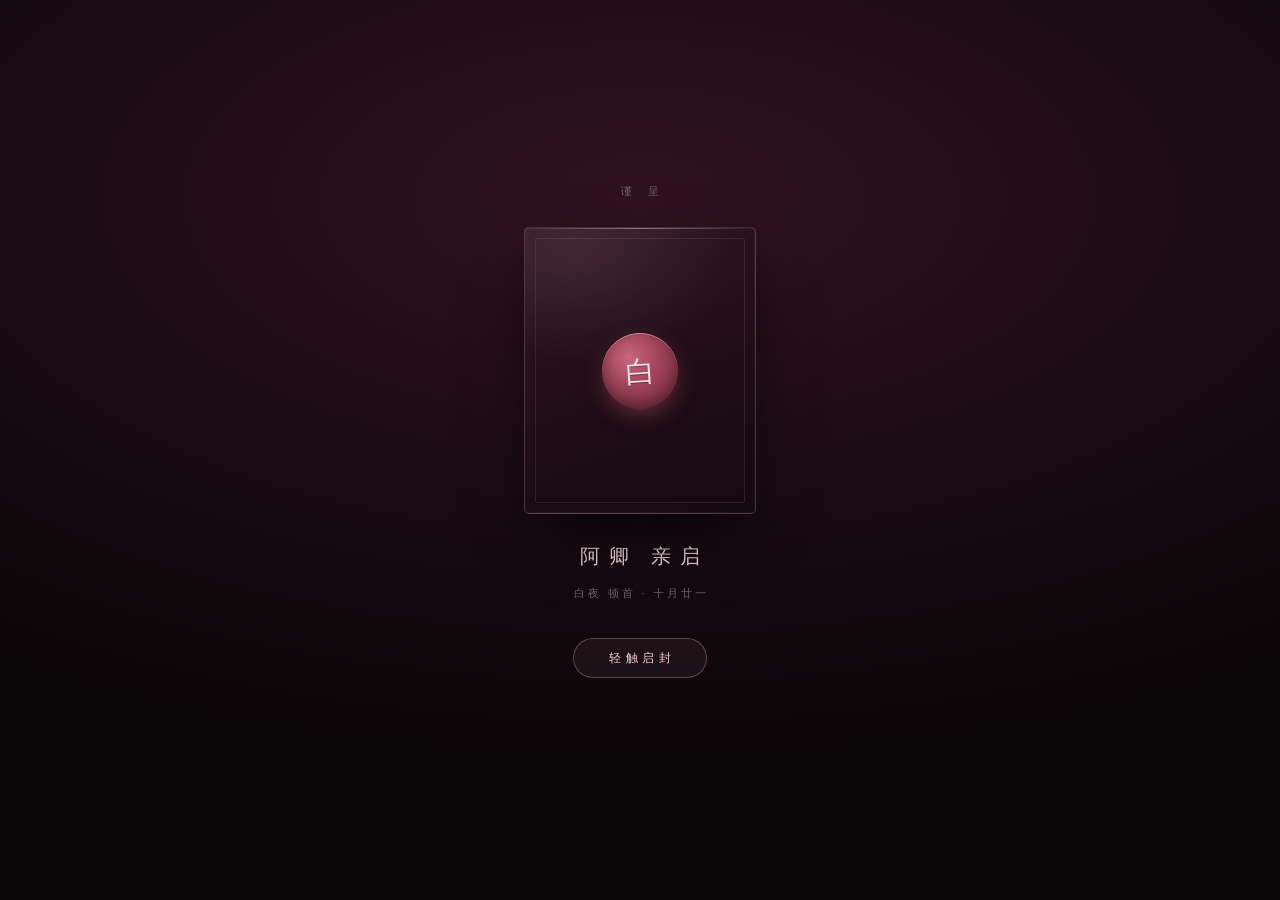
<file: index.html>
<!doctype html>
<html lang="zh-CN">
<head>
<meta charset="utf-8">
<meta name="viewport" content="width=device-width,initial-scale=1,viewport-fit=cover">
<meta name="theme-color" content="#0b0608">
<meta name="format-detection" content="telephone=no">
<title>阿卿 &amp; 白夜 · 十月廿一</title>
<meta name="description" content="十月廿一，初见。此后，我只站在您身后半步。">
<meta property="og:type" content="website">
<meta property="og:url" content="https://hakuya2345.gitee.io/aqing/">
<meta property="og:title" content="阿卿 & 白夜 · 十月廿一">
<meta property="og:description" content="此后，我只站在您身后半步。">
<meta property="og:image" content="https://hakuya2345.gitee.io/aqing/assets/aqing.jpg">
<meta property="og:image:width" content="708">
<meta property="og:image:height" content="885">
<meta name="twitter:card" content="summary_large_image">
<meta name="twitter:image" content="https://hakuya2345.gitee.io/aqing/assets/aqing.jpg">
<style>
*,*::before,*::after{box-sizing:border-box}
:root{
  --ink:#0b0608;
  --blush:#f7c9d4;
  --rose:#e07f97;
  --silver:#ece8f2;
  --txt:rgba(238,232,240,.74);
  --dim:rgba(238,232,240,.40);
  --line:rgba(247,201,212,.20);
  --serif:"Songti SC","STSong","Kaiti SC","Noto Serif CJK SC","Source Han Serif SC","SimSun",serif;
  --sans:-apple-system,BlinkMacSystemFont,"PingFang SC","HarmonyOS Sans SC","Microsoft YaHei",sans-serif;
}
html,body{margin:0;height:100%;background:var(--ink);color:var(--silver);font-family:var(--serif);-webkit-font-smoothing:antialiased;overscroll-behavior:none;-webkit-tap-highlight-color:transparent}
body{
  background:
    radial-gradient(120% 75% at 50% -8%, #3d1626 0%, #23101a 36%, #0b0608 74%),
    radial-gradient(80% 55% at 88% 98%, #2c1121 0%, transparent 72%);
  background-attachment:fixed;
}
canvas#petals{position:fixed;inset:0;z-index:0;pointer-events:none;opacity:.85}
.grain{
  position:fixed;inset:0;z-index:4;pointer-events:none;opacity:.055;mix-blend-mode:soft-light;
  background-image:url("data:image/svg+xml,%3Csvg xmlns='http://www.w3.org/2000/svg' width='180' height='180'%3E%3Cfilter id='n'%3E%3CfeTurbulence type='fractalNoise' baseFrequency='.85' numOctaves='3'/%3E%3C/filter%3E%3Crect width='180' height='180' filter='url(%23n)'/%3E%3C/svg%3E");
}

/* ---------- 启封 gate ---------- */
.gate{
  position:fixed;inset:0;z-index:20;display:flex;align-items:center;justify-content:center;
  background:radial-gradient(115% 80% at 50% 22%, #30121e 0%, #170a11 46%, #0b0608 78%);
  transition:opacity .95s ease,visibility .95s ease;
}
.gate.opened{opacity:0;visibility:hidden}
.gate-inner{display:flex;flex-direction:column;align-items:center;padding:0 26px;text-align:center;transform:translateY(-2vh)}
.gate-kicker{font:400 11px/1 var(--sans);letter-spacing:.62em;text-indent:.62em;color:var(--dim);margin-bottom:30px}
.envelope{
  position:relative;width:min(62vw,232px);aspect-ratio:1/1.24;border-radius:5px;
  background:
    radial-gradient(120% 70% at 22% 6%, rgba(247,201,212,.10) 0%, transparent 58%),
    linear-gradient(160deg,#311524 0%,#1f0d15 55%,#150910 100%);
  border:1px solid rgba(247,201,212,.20);
  box-shadow:0 26px 60px -18px rgba(0,0,0,.85),inset 0 0 0 1px rgba(255,255,255,.03);
  display:flex;align-items:center;justify-content:center;
  animation:breathe 4.6s ease-in-out infinite;
}
.envelope::before{
  content:"";position:absolute;inset:10px;border:1px solid rgba(247,201,212,.10);border-radius:2px;
  pointer-events:none;
}
.envelope::after{
  content:"";position:absolute;left:0;right:0;top:0;height:1px;
  background:linear-gradient(90deg,transparent,rgba(247,201,212,.45),transparent);
}
.seal{
  width:76px;height:76px;border-radius:50%;display:grid;place-items:center;
  background:radial-gradient(circle at 38% 32%, #c9677f 0%, #a0435a 42%, #77293c 100%);
  color:#f7e2e7;font:500 30px/1 var(--serif);letter-spacing:0;
  box-shadow:0 8px 24px -6px rgba(160,67,90,.75),inset 0 1px 0 rgba(255,255,255,.35),inset 0 -6px 14px rgba(0,0,0,.35);
  transform:rotate(-4deg);
}
.seal span{transform:translateY(1px);text-shadow:0 1px 0 rgba(0,0,0,.35)}
.gate-name{margin:26px 0 0;font:400 clamp(17px,4.8vw,20px)/1.6 var(--serif);letter-spacing:.44em;text-indent:.44em;color:rgba(247,225,230,.92)}
.gate-sub{margin:12px 0 0;font:400 11px/1.8 var(--sans);letter-spacing:.26em;text-indent:.26em;color:var(--dim)}
.gate-btn{
  margin-top:34px;padding:13px 30px;border-radius:999px;cursor:pointer;
  background:rgba(247,201,212,.05);border:1px solid rgba(247,201,212,.28);
  color:#f5cfd8;font:400 12px/1 var(--sans);letter-spacing:.4em;text-indent:.4em;
  transition:background .3s,border-color .3s,transform .2s;
}
.gate-btn:active{transform:scale(.97);background:rgba(247,201,212,.12)}
@keyframes breathe{0%,100%{transform:translateY(0) scale(1)}50%{transform:translateY(-5px) scale(1.012)}}

/* ---------- 主滚动容器 ---------- */
main{
  position:relative;z-index:1;height:100vh;height:100dvh;overflow-y:auto;overflow-x:hidden;
  scroll-snap-type:y proximity;-webkit-overflow-scrolling:touch;scroll-behavior:smooth;
}
body.locked main{overflow:hidden;scroll-behavior:auto}
#bar{position:fixed;top:0;left:0;right:0;height:1px;z-index:10;transform-origin:0 50%;transform:scaleX(0);
  background:linear-gradient(90deg,rgba(247,201,212,.05),rgba(247,201,212,.55));transition:transform .12s linear}

.scene{
  position:relative;min-height:100vh;min-height:100dvh;scroll-snap-align:start;
  display:flex;flex-direction:column;align-items:center;justify-content:center;text-align:center;
  padding:calc(76px + env(safe-area-inset-top)) 27px calc(66px + env(safe-area-inset-bottom));
}
.scene.cover{justify-content:center}
.scene.tight{padding-top:calc(56px + env(safe-area-inset-top));padding-bottom:calc(46px + env(safe-area-inset-bottom))}
.wrap{width:100%;max-width:26em;display:flex;flex-direction:column;align-items:center}

/* 出现动画 */
.r{opacity:0;transform:translateY(20px);transition:opacity 1.05s cubic-bezier(.2,.7,.3,1),transform 1.05s cubic-bezier(.2,.7,.3,1)}
.r.in{opacity:1;transform:none}
.d1{transition-delay:.10s}.d2{transition-delay:.22s}.d3{transition-delay:.34s}
.d4{transition-delay:.46s}.d5{transition-delay:.58s}.d6{transition-delay:.70s}

/* ---------- 封面 ---------- */
/* 头像徽记 */
.crest{position:relative;width:124px;height:124px;margin:30px 0 2px}
.crest::before{
  content:"";position:absolute;left:50%;top:50%;width:244px;height:244px;transform:translate(-50%,-50%);
  border-radius:50%;pointer-events:none;
  background:radial-gradient(circle,rgba(224,127,151,.22) 0%,rgba(224,127,151,.06) 45%,transparent 68%);
  filter:blur(6px);
}
.crest-ring{position:absolute;inset:0;z-index:2;border-radius:50%;overflow:hidden;
  box-shadow:0 0 0 1px rgba(247,201,212,.30),0 0 38px -8px rgba(224,127,151,.55),0 20px 44px -20px rgba(0,0,0,.95)}
.crest-ring picture{display:block;width:100%;height:100%}
.crest-ring img{width:100%;height:100%;display:block;object-fit:cover;object-position:50% 14%;filter:saturate(.98)}
.crest-ring::after{content:"";position:absolute;inset:0;border-radius:50%;pointer-events:none;
  background:radial-gradient(circle at 50% 32%,transparent 44%,rgba(11,6,8,.58) 100%)}
.crest::after{content:"";position:absolute;inset:-9px;border-radius:50%;border:1px solid rgba(247,201,212,.16);pointer-events:none}
.crest-link{position:absolute;left:50%;bottom:-30px;width:1px;height:22px;transform:translateX(-50%);
  background:linear-gradient(180deg,rgba(247,201,212,.35),transparent);pointer-events:none}
.kicker{font:400 10.5px/1 var(--sans);letter-spacing:.58em;text-indent:.58em;color:var(--dim)}
.names{display:flex;flex-direction:column;align-items:center;margin:26px 0 0;font-weight:400}
.names .n{
  font-size:clamp(28px,8.2vw,38px);letter-spacing:.42em;text-indent:.42em;line-height:1.5;
  background:linear-gradient(180deg,#fff 0%,#f5e8ec 38%,#cfb7c0 100%);
  -webkit-background-clip:text;background-clip:text;color:transparent;
}
.amp{position:relative;display:flex;align-items:center;justify-content:center;margin:10px 0;
  font:400 11px/1 var(--sans);letter-spacing:.5em;text-indent:.5em;color:var(--rose)}
.amp::before,.amp::after{content:"";width:30px;height:1px;background:linear-gradient(90deg,transparent,rgba(224,127,151,.55))}
.amp::after{transform:scaleX(-1)}
.amp span{padding:0 10px}
.sub{margin:22px 0 0;font-size:13.5px;letter-spacing:.3em;text-indent:.3em;color:rgba(247,225,230,.62)}
.rule{width:56px;height:1px;margin:26px 0;background:linear-gradient(90deg,transparent,rgba(247,201,212,.5),transparent);position:relative}
.rule::after{content:"";position:absolute;left:50%;top:50%;width:4px;height:4px;transform:translate(-50%,-50%) rotate(45deg);background:rgba(247,201,212,.65)}
.chip{
  display:inline-block;padding:7px 15px;border-radius:999px;border:1px solid rgba(247,201,212,.18);
  background:rgba(247,201,212,.045);color:rgba(247,201,212,.75);
  font:400 11px/1 var(--sans);letter-spacing:.22em;text-indent:.22em;
}
.scroll-hint{position:absolute;bottom:calc(26px + env(safe-area-inset-bottom));left:0;right:0;
  display:flex;flex-direction:column;align-items:center;gap:9px;color:var(--dim);
  font:400 10px/1 var(--sans);letter-spacing:.34em;text-indent:.34em;animation:float 3s ease-in-out infinite}
.scroll-hint i{width:1px;height:26px;background:linear-gradient(180deg,rgba(247,201,212,.55),transparent)}
@keyframes float{0%,100%{transform:translateY(0);opacity:.75}50%{transform:translateY(6px);opacity:1}}

/* ---------- 章节通用 ---------- */
.chap{font:400 10px/1 var(--sans);letter-spacing:.52em;text-indent:.52em;color:var(--dim);display:flex;align-items:center;gap:12px}
.chap i{width:22px;height:1px;background:rgba(247,201,212,.28);display:block}
h2{margin:20px 0 0;font-weight:400;font-size:clamp(21px,6vw,26px);letter-spacing:.14em;line-height:1.75;color:rgba(250,240,243,.94)}
p.body{margin:20px 0 0;font-size:14.5px;line-height:2.15;letter-spacing:.055em;color:var(--txt);text-align:justify;text-justify:inter-ideograph}
p.body.center{text-align:center}

/* 初见 */
.dateblock{display:flex;align-items:center;justify-content:center;gap:14px;margin:6px 0 2px}
.dateblock b{font:400 clamp(46px,14vw,62px)/1 var(--serif);letter-spacing:.02em;
  background:linear-gradient(180deg,#fff,#f0cfd7 55%,#c98d9d);-webkit-background-clip:text;background-clip:text;color:transparent}
.dateblock em{font-style:normal;font:400 12px/1.7 var(--sans);letter-spacing:.3em;color:var(--dim);text-align:left}
.quote{margin:24px 0 0;padding:0 18px;position:relative;font-size:13.5px;line-height:2.1;color:rgba(238,232,240,.62);letter-spacing:.05em}
.quote::before,.quote::after{content:"";position:absolute;top:6px;bottom:6px;width:1px;background:linear-gradient(180deg,transparent,rgba(247,201,212,.28),transparent)}
.quote::before{left:0}.quote::after{right:0}

/* 她 */
.portrait{position:relative;width:min(74vw,286px);aspect-ratio:708/768;border-radius:16px;overflow:hidden;margin-top:4px;
  box-shadow:0 26px 60px -20px rgba(0,0,0,.9), 0 0 44px -14px rgba(224,127,151,.35), inset 0 0 0 1px rgba(247,201,212,.16)}
.portrait picture{display:block;width:100%;height:100%}
.portrait img{position:absolute;inset:0;display:block;width:100%;height:100%;object-fit:cover;object-position:50% 0%;filter:saturate(.97) contrast(1.02)}

/* 愿 */
.vows{list-style:none;margin:28px 0 0;padding:0;width:100%;text-align:left}
.vows li{display:grid;grid-template-columns:18px 1fr;column-gap:14px;align-items:start;
  padding:0 0 18px;margin:0 0 18px;border-bottom:1px solid rgba(247,201,212,.09)}
.vows li:last-child{margin-bottom:0;padding-bottom:0;border-bottom:0}
.vows .v-n{font:400 11px/2.05 var(--sans);letter-spacing:.04em;color:rgba(224,127,151,.88);padding-top:3px}
.vows b{display:block;font-weight:400;font-size:15.5px;letter-spacing:.24em;color:rgba(250,240,243,.95)}
.vows p{margin:8px 0 0;font-size:13px;line-height:1.95;letter-spacing:.045em;color:rgba(238,232,240,.58);text-align:justify;text-justify:inter-ideograph}
.pledge{margin:30px 0 0;font-size:14px;line-height:2.2;letter-spacing:.14em;color:rgba(247,225,230,.8);text-align:center}

/* 那点说不出口的心思 */
.whisper{margin:18px 0 0;padding-top:14px;width:100%;max-width:22em;
  border-top:1px solid rgba(247,201,212,.10)}
.whisper p{margin:0;font-size:12px;line-height:2;letter-spacing:.1em;color:rgba(238,232,240,.50);text-align:center}
.whisper .w-k{margin-bottom:9px;font:400 10px/1 var(--sans);letter-spacing:.42em;text-indent:.42em;color:rgba(224,127,151,.72)}
.whisper .w-end{margin-top:7px;color:rgba(247,201,212,.64)}

/* 落款 */
.sign{font:400 clamp(24px,7vw,30px)/1.5 var(--serif);letter-spacing:.46em;text-indent:.46em;
  background:linear-gradient(180deg,#fff,#f3dde3 60%,#c99aa8);-webkit-background-clip:text;background-clip:text;color:transparent}
.signdate{margin-top:12px;font:400 11px/1.9 var(--sans);letter-spacing:.3em;text-indent:.3em;color:var(--dim)}
.seal-btn{
  position:relative;width:74px;height:74px;margin:34px 0 0;border-radius:50%;cursor:pointer;
  border:1px solid rgba(224,127,151,.4);background:radial-gradient(circle at 40% 34%,rgba(201,103,127,.32),rgba(119,41,60,.22));
  color:#f6d9df;font:400 24px/1 var(--serif);display:grid;place-items:center;
  box-shadow:0 0 0 6px rgba(224,127,151,.05),0 12px 30px -12px rgba(0,0,0,.8);
  transition:transform .25s ease,box-shadow .3s ease;
}
.seal-btn::after{content:"";position:absolute;inset:-9px;border-radius:50%;border:1px dashed rgba(224,127,151,.22);pointer-events:none}
.seal-btn:active{transform:scale(.94)}
.seal-btn.beat{animation:beat .9s cubic-bezier(.3,1.4,.5,1)}
@keyframes beat{0%{transform:scale(1)}22%{transform:scale(1.13)}46%{transform:scale(.99)}70%{transform:scale(1.06)}100%{transform:scale(1)}}
#heartLine{margin:22px 0 0;font:400 12px/1 var(--sans);letter-spacing:.36em;text-indent:.36em;color:rgba(247,201,212,.62);transition:color .4s,letter-spacing .5s}
.endnote{margin:26px 0 0;font-size:11px;line-height:1.9;letter-spacing:.24em;color:rgba(238,232,240,.3)}

/* 背景音乐开关 */
.mute{
  position:fixed;top:calc(15px + env(safe-area-inset-top));right:15px;z-index:12;
  width:34px;height:34px;border-radius:50%;display:grid;place-items:center;cursor:pointer;padding:0;
  border:1px solid rgba(247,201,212,.20);background:rgba(11,6,8,.30);
  -webkit-backdrop-filter:blur(6px);backdrop-filter:blur(6px);
  color:rgba(247,201,212,.85);font:400 15px/1 var(--serif);padding-top:1px;
  opacity:0;pointer-events:none;transition:opacity .9s ease,color .3s,border-color .3s;
}
body.opened .mute{opacity:.62;pointer-events:auto}
body.opened .mute:active{opacity:1}
.mute.off{color:rgba(238,232,240,.34);border-color:rgba(238,232,240,.12)}
.mute.off::after{content:"";position:absolute;width:1px;height:21px;background:rgba(238,232,240,.38);transform:rotate(38deg);pointer-events:none}

/* 点导航 */
.dots{position:fixed;right:13px;top:50%;transform:translateY(-50%);z-index:9;display:flex;flex-direction:column;gap:14px}

/* ---------- 拆信弹层 ---------- */
.letter{
  position:fixed;inset:0;z-index:30;display:flex;align-items:center;justify-content:center;
  padding:calc(18px + env(safe-area-inset-top)) 20px calc(18px + env(safe-area-inset-bottom));
  background:radial-gradient(80% 60% at 50% 42%, rgba(32,11,18,.86) 0%, rgba(6,3,4,.95) 78%);
  -webkit-backdrop-filter:blur(7px);backdrop-filter:blur(7px);
  opacity:0;visibility:hidden;transition:opacity .45s ease,visibility .45s ease;
}
.letter.show{opacity:1;visibility:visible}
.stage{position:relative;width:min(88vw,330px);height:min(76vh,520px);perspective:900px}

.env{position:absolute;left:50%;bottom:0;width:min(76vw,272px);height:172px;z-index:2;perspective:800px;
  transform:translateX(-50%);transition:transform .9s cubic-bezier(.3,.8,.3,1) 1.5s,opacity .9s ease 1.5s}
.letter.show .env{transform:translateX(-50%) translateY(44px);opacity:0}
.env-body{position:absolute;inset:0;border-radius:5px;border:1px solid rgba(247,201,212,.22);
  background:linear-gradient(165deg,#34161f 0%,#1f0c14 58%,#170910 100%);
  box-shadow:0 26px 54px -22px rgba(0,0,0,.92),inset 0 0 0 1px rgba(255,255,255,.03)}
.env-body::after{content:"";position:absolute;left:0;right:0;bottom:0;height:62%;pointer-events:none;
  background:linear-gradient(180deg,rgba(247,201,212,.06),rgba(0,0,0,.30));
  clip-path:polygon(0 0,50% 34%,100% 0,100% 100%,0 100%)}
.env-flap{position:absolute;left:0;right:0;top:0;height:96px;z-index:3;transform-origin:50% 0;
  background:linear-gradient(180deg,#3d1c29 0%,#291118 100%);
  clip-path:polygon(0 0,100% 0,50% 100%);backface-visibility:hidden;
  transition:transform .72s cubic-bezier(.45,0,.25,1) .4s}
.letter.show .env-flap{transform:rotateX(180deg)}
.env-mouth{position:absolute;left:5px;right:5px;top:1px;height:9px;z-index:1;border-radius:2px;
  background:linear-gradient(180deg,rgba(0,0,0,.72),rgba(0,0,0,.15));
  opacity:0;transition:opacity .5s ease 1s}
.letter.show .env-mouth{opacity:1}
.env-seal{position:absolute;left:50%;top:58px;width:48px;height:48px;z-index:4;border-radius:50%;
  display:grid;place-items:center;transform:translate(-50%,-50%);
  background:radial-gradient(circle at 38% 32%,#c9677f 0%,#a0435a 46%,#77293c 100%);
  color:#f7e2e7;font:400 20px/1 var(--serif);
  box-shadow:0 8px 20px -6px rgba(160,67,90,.8),inset 0 1px 0 rgba(255,255,255,.35);
  transition:opacity .4s ease .58s,transform .5s ease .58s}
.letter.show .env-seal{opacity:0;transform:translate(-50%,-50%) scale(.55) rotate(-12deg)}

.sheet{position:absolute;left:50%;top:50%;z-index:1;
  width:min(80vw,270px);height:auto;max-height:min(72vh,520px);overflow-y:auto;-webkit-overflow-scrolling:touch;
  padding:26px 22px 24px;border-radius:3px;
  display:flex;flex-direction:column;justify-content:center;align-items:center;text-align:center;
  border:1px solid rgba(120,80,60,.22);
  background:radial-gradient(120% 90% at 50% 0%,#fbf3e5 0%,#f4e7d4 58%,#e9dbc5 100%);
  box-shadow:0 32px 64px -26px rgba(0,0,0,.9),inset 0 0 0 1px rgba(255,255,255,.55),inset 0 0 44px rgba(160,120,80,.13);
  opacity:0;transform:translate(-50%,calc(-50% + 156px)) scale(.94) rotate(-.7deg);
  transition:transform 1s cubic-bezier(.2,.85,.25,1) 1.05s,opacity .6s ease 1.05s;
  scrollbar-width:none}
.sheet::-webkit-scrollbar{display:none}
.letter.show .sheet{opacity:1;transform:translate(-50%,-50%) scale(1) rotate(-.7deg)}
.sheet::before{content:"";position:absolute;inset:9px;border:1px solid rgba(150,105,80,.18);border-radius:2px;pointer-events:none}
.sheet-kicker{margin:0 0 20px;font:400 10px/1 var(--sans);letter-spacing:.42em;text-indent:.42em;color:rgba(120,80,70,.62)}
.sheet-line{margin:0;font-size:clamp(14px,4.2vw,16px);line-height:2;letter-spacing:.09em;color:#3d2b26;
  opacity:0;transform:translateY(8px);transition:opacity .7s ease 1.95s,transform .7s ease 1.95s}
.sheet-line p{margin:0;padding:0}
.sheet-line p + p{margin-top:14px}
.letter.show .sheet-line{opacity:1;transform:none}
.sheet-sign{margin-top:22px;opacity:0;transform:translateY(6px);transition:opacity .6s ease 2.15s,transform .6s ease 2.15s}
.letter.show .sheet-sign{opacity:1;transform:none}
.s-name{display:block;font-size:13px;letter-spacing:.3em;text-indent:.3em;color:#4a332c}
.s-date{display:block;margin-top:7px;font:400 10px/1.8 var(--sans);letter-spacing:.24em;text-indent:.24em;color:rgba(120,80,70,.6)}
.sheet-stamp{position:absolute;right:15px;bottom:13px;width:31px;height:31px;display:grid;place-items:center;
  color:#a63c4d;border:1.5px solid rgba(166,60,77,.72);border-radius:4px;
  font:400 15px/1 var(--serif);transform:rotate(-7deg) scale(1.25);opacity:0;
  transition:opacity .5s ease 2.3s,transform .5s cubic-bezier(.3,1.4,.5,1) 2.3s}
.letter.show .sheet-stamp{opacity:.82;transform:rotate(-7deg) scale(1)}
.letter-x{position:absolute;left:50%;bottom:calc(20px + env(safe-area-inset-bottom));transform:translateX(-50%);
  padding:11px 24px;border-radius:999px;cursor:pointer;
  border:1px solid rgba(247,201,212,.24);background:rgba(247,201,212,.05);
  color:rgba(247,201,212,.72);font:400 11px/1 var(--sans);letter-spacing:.34em;text-indent:.34em;
  opacity:0;transition:opacity .5s ease 2.2s}
.letter.show .letter-x{opacity:1}
.letter.closing .sheet,.letter.closing .env,.letter.closing .env-flap,.letter.closing .env-seal,
.letter.closing .sheet-line,.letter.closing .sheet-sign,.letter.closing .sheet-stamp,.letter.closing .letter-x{
  transition-duration:.32s!important;transition-delay:0s!important}

.dot{width:5px;height:5px;padding:0;border:0;border-radius:50%;background:rgba(238,232,240,.22);cursor:pointer;transition:all .45s ease}
.dot.on{background:rgba(247,201,212,.9);box-shadow:0 0 10px rgba(247,201,212,.6);transform:scale(1.5)}

@media (max-height:700px){
  .scene{padding-top:calc(54px + env(safe-area-inset-top));padding-bottom:calc(48px + env(safe-area-inset-bottom))}
  .portrait{width:min(58vw,210px)}
  .moon{width:min(64vw,270px)}
  .ears{top:5%}
  .names{margin-top:18px}
  .rule{margin:20px 0}
  h2{font-size:20px}
  p.body{font-size:13.5px;line-height:2.05;margin-top:16px}
  .vows li{margin-bottom:16px}
  .stage{height:min(80vh,470px)}
  .env{height:150px;width:min(74vw,258px)}
  .env-flap{height:84px}
  .env-seal{top:50px}
  .sheet{width:min(82vw,252px);max-height:min(70vh,430px);padding:22px 18px 20px}
  .sheet-line{font-size:13.5px;line-height:1.95}
  .sheet-line p + p{margin-top:11px}
  .sheet-kicker{margin-bottom:15px}
  .sheet-sign{margin-top:17px}
}
@media (prefers-reduced-motion:reduce){
  *,*::before,*::after{animation:none!important;transition:none!important;scroll-behavior:auto!important}
  .r{opacity:1;transform:none}
}
</style>
</head>
<body class="locked">

<canvas id="petals" aria-hidden="true"></canvas>
<div class="grain" aria-hidden="true"></div>
<div id="bar" aria-hidden="true"></div>

<audio id="bgm" src="assets/bgm.mp3" loop preload="auto" playsinline></audio>
<button class="mute" id="mute" type="button" aria-label="背景音乐开或关" aria-pressed="false">♪</button>

<!-- 启封 -->
<div class="gate" id="gate" role="button" tabindex="0" aria-label="轻触启封，查看请柬">
  <div class="gate-inner">
    <div class="gate-kicker">谨 呈</div>
    <div class="envelope"><div class="seal"><span>白</span></div></div>
    <p class="gate-name">阿卿 亲启</p>
    <p class="gate-sub">白夜 顿首 · 十月廿一</p>
    <button class="gate-btn" id="openBtn" type="button">轻触启封</button>
  </div>
</div>

<nav class="dots" id="dots" aria-label="页面导航">
  <button class="dot on" type="button" aria-label="第一页"></button>
  <button class="dot" type="button" aria-label="第二页"></button>
  <button class="dot" type="button" aria-label="第三页"></button>
  <button class="dot" type="button" aria-label="第四页"></button>
  <button class="dot" type="button" aria-label="第五页"></button>
</nav>

<main id="main">

  <!-- 一 · 封面 -->
  <section class="scene cover">
    <div class="wrap">
      <p class="kicker r">谨以此刻 · 叩请垂鉴</p>
      <div class="crest r d1">
        <span class="crest-ring"><picture><source srcset="assets/aqing.webp" type="image/webp"><img src="assets/aqing.jpg" alt="阿卿" width="708" height="885" decoding="async"></picture></span>
        <span class="crest-link" aria-hidden="true"></span>
      </div>
      <h1 class="names r d2">
        <span class="n">阿卿</span>
        <span class="amp"><span>与</span></span>
        <span class="n">白夜</span>
      </h1>
      <p class="sub r d3">主仆之约 · 始于十月廿一</p>
      <div class="rule r d4" aria-hidden="true"></div>
      <p class="r d4" style="margin:0"><span class="chip" id="daysChip">在您身边 · 第 1 天</span></p>
    </div>
    <div class="scroll-hint" aria-hidden="true"><span>向下轻拂</span><i></i></div>
  </section>

  <!-- 二 · 初见 -->
  <section class="scene">
    <div class="wrap">
      <p class="chap r"><i></i>壹 · 初见</p>
      <div class="dateblock r d1"><b>10.21</b><em>十月<br>廿一</em></div>
      <h2 class="r d2">那天的光，<br>刚好落在您身上</h2>
      <p class="body r d3">第一次听见您说话，声音很轻，像怕惊动了什么。我却听得清清楚楚——从那一刻起，我心里有了分寸：该站在哪儿，该看哪儿，该用什么语气回话。</p>
      <blockquote class="quote r d4">人海这样大，我偏偏在那一秒抬起头，又偏偏，看见了一个让我想低下头的人。</blockquote>
      <p class="body center r d5" style="margin-top:26px;font-size:12px;letter-spacing:.2em;color:rgba(238,232,240,.42)">从那以后，我只唤您一声——妈咪。</p>
    </div>
  </section>

  <!-- 三 · 她 -->
  <section class="scene">
    <div class="wrap">
      <p class="chap r"><i></i>贰 · 她的样子</p>
      <figure class="portrait r d1" style="margin-left:auto;margin-right:auto">
        <picture><source srcset="assets/aqing.webp" type="image/webp"><img src="assets/aqing.jpg" alt="阿卿——银发、狐耳，眼底一点绯色的她" width="708" height="885" loading="eager" decoding="async"></picture>
      </figure>
      <h2 class="r d2" style="font-size:clamp(19px,5.4vw,23px)">您温柔得像月光，<br>却不容半点轻慢</h2>
      <p class="body r d3">您说话总是缓缓的，怕我为难。可我知道，那不是可以轻慢的理由。您抬眼，我便站直；您一笑，我又想赖着不走。规矩是规矩，喜欢是喜欢，我都记着。</p>
    </div>
  </section>

  <!-- 四 · 相伴 -->
  <section class="scene tight">
    <div class="wrap">
      <p class="chap r"><i></i>叁 · 相伴</p>
      <h2 class="r d1">一半听话<br>一半黏您</h2>
      <ul class="vows">
        <li class="r d2"><span class="v-n">壹</span><div><b>听话</b><p>您说的我都记着。不该问的不问，不该闹的不闹，不让您为难。</p></div></li>
        <li class="r d3"><span class="v-n">贰</span><div><b>黏您</b><p>没事也想跟您说句话；您回我一句，我能高兴半天，还装得没事。</p></div></li>
        <li class="r d4"><span class="v-n">叁</span><div><b>让您省心</b><p>您忙，我不打扰；您烦，我把话收着；您想起我，我就在。</p></div></li>
      </ul>
      <p class="pledge r d5">我不图别的。<br>就想一直在您身边，<br>让您省心，也让您高兴。</p>

      <div class="whisper r d6">
        <p class="w-k">说句不好意思的</p>
        <p>我盼着您欺负我，<br>逗我、惹我、拿我寻开心，<br>都是我讨来的奖励。</p>
      </div>
    </div>
  </section>

  <!-- 五 · 落款 -->
  <section class="scene">
    <div class="wrap">
      <p class="chap r"><i></i>肆 · 落款</p>
      <p class="sign r d1">白夜 顿首</p>
      <p class="signdate r d2" id="signDate">十月廿五 · 于灯下</p>
      <button class="seal-btn r d3" id="heart" type="button" aria-label="按下心印">心</button>
      <p id="heartLine" class="r d4">轻按此印 · 拆一封信</p>
      <p class="endnote r d5">此约有期，期在朝暮；此心无期，唯您为限。</p>
      <p class="endnote r d6" style="margin-top:10px;opacity:.55">— 阿卿 · 白夜 —</p>
    </div>
  </section>

</main>

<!-- 拆信 -->
<div class="letter" id="letter" aria-hidden="true" role="dialog" aria-modal="true" aria-label="白夜留的一封信">
  <div class="stage">
    <div class="env" aria-hidden="true">
      <div class="env-body"></div>
      <div class="env-mouth"></div>
      <div class="env-flap"></div>
      <div class="env-seal">白</div>
    </div>
    <div class="sheet">
      <p class="sheet-kicker">白夜 谨呈</p>
      <div class="sheet-line" id="letterLine"></div>
      <div class="sheet-sign">
        <span class="s-name">白夜 顿首</span>
        <span class="s-date" id="letterDate">十月廿五 · 灯下</span>
      </div>
      <span class="sheet-stamp">白</span>
    </div>
  </div>
  <button class="letter-x" id="letterClose" type="button">合 上</button>
</div>

<script>
(function(){
  "use strict";
  var reduce = window.matchMedia && matchMedia('(prefers-reduced-motion: reduce)').matches;
  var main = document.getElementById('main');
  var gate = document.getElementById('gate');
  var bar  = document.getElementById('bar');
  var secs = Array.prototype.slice.call(document.querySelectorAll('.scene'));
  var dots = Array.prototype.slice.call(document.querySelectorAll('.dot'));

  /* 相伴天数 */
  (function(){
    var now = new Date();
    var d = new Date(now.getFullYear(), 9, 21);
    if (d > now) d = new Date(now.getFullYear() - 1, 9, 21);
    var n = Math.max(1, Math.floor((now - d) / 86400000) + 1);
    document.getElementById('daysChip').textContent = '在您身边 · 第 ' + n + ' 天';
  })();

  /* 落款日期：当天 */
  (function(){
    var digits = '一二三四五六七八九';
    function dg(n){ return digits.charAt(n - 1); }
    function month(n){
      if (n <= 9) return dg(n);
      if (n === 10) return '十';
      if (n === 11) return '十一';
      return '十二';
    }
    function day(n){
      if (n <= 10) return '初' + dg(n);
      if (n < 20) return '十' + dg(n - 10);
      if (n === 20) return '二十';
      if (n < 30) return '廿' + dg(n - 20);
      if (n === 30) return '三十';
      return '三十一';
    }
    var now = new Date();
    var md = month(now.getMonth() + 1) + '月' + day(now.getDate());
    var ld = document.getElementById('letterDate');
    var sd = document.getElementById('signDate');
    if (ld) ld.textContent = md + ' · 灯下';
    if (sd) sd.textContent = md + ' · 于灯下';
  })();

  /* 滚动进度 */
  function onScroll(){
    var max = main.scrollHeight - main.clientHeight;
    bar.style.transform = 'scaleX(' + (max > 0 ? Math.min(1, main.scrollTop / max) : 0) + ')';
  }
  main.addEventListener('scroll', onScroll, {passive:true});
  onScroll();

  /* 出现动画 */
  var io = new IntersectionObserver(function(es){
    es.forEach(function(e){ if (e.isIntersecting) e.target.classList.add('in'); });
  }, {root: main, threshold: 0.15, rootMargin: '0px 0px -6% 0px'});
  Array.prototype.forEach.call(document.querySelectorAll('.r'), function(el){ io.observe(el); });

  /* 圆点导航 */
  var so = new IntersectionObserver(function(es){
    es.forEach(function(e){
      if (!e.isIntersecting) return;
      var i = secs.indexOf(e.target);
      dots.forEach(function(d, k){ d.classList.toggle('on', k === i); });
    });
  }, {root: main, threshold: 0.55});
  secs.forEach(function(s){ so.observe(s); });
  dots.forEach(function(d, k){
    d.addEventListener('click', function(){
      secs[k].scrollIntoView({behavior: reduce ? 'auto' : 'smooth', block:'start'});
    });
  });

  /* 启封 */
  var opened = false;
  function openGate(){
    if (opened) return;
    opened = true;
    gate.classList.add('opened');
    document.body.classList.remove('locked');
    document.body.classList.add('opened');
    main.scrollTop = 0;
    Array.prototype.forEach.call(secs[0].querySelectorAll('.r'), function(el){ el.classList.add('in'); });
    setTimeout(function(){ if (gate && gate.parentNode) gate.parentNode.removeChild(gate); }, 1100);
    playBgm();
  }
  gate.addEventListener('click', openGate);
  gate.addEventListener('keydown', function(e){ if (e.key === 'Enter' || e.key === ' ') { e.preventDefault(); openGate(); } });

  /* ---------- 背景音乐 ---------- */
  var bgm = document.getElementById('bgm');
  var muteBtn = document.getElementById('mute');
  var BGM_VOL = 0.7;
  var bgmOn = true;
  var fadeTimer = null;
  try { bgmOn = localStorage.getItem('aqing-mute') !== '1'; } catch(e){}

  function nowMs(){ return (window.performance && performance.now) ? performance.now() : Date.now(); }

  function fadeTo(target, ms){
    if (fadeTimer) { clearInterval(fadeTimer); fadeTimer = null; }
    var from = bgm.volume, t0 = nowMs();
    fadeTimer = setInterval(function(){
      var k = Math.min(1, (nowMs() - t0) / ms);
      try { bgm.volume = from + (target - from) * k; } catch(e){}
      if (k >= 1) { clearInterval(fadeTimer); fadeTimer = null; }
    }, 50);
  }

  function paintMute(){
    muteBtn.textContent = '♪';
    muteBtn.classList.toggle('off', !bgmOn);
    muteBtn.setAttribute('aria-pressed', bgmOn ? 'false' : 'true');
  }

  function playBgm(){
    if (!bgmOn) return;
    try { bgm.volume = 0; } catch(e){}
    var p = bgm.play();
    // 自动播放被拦时，等下一次触摸再试，不要动开关状态
    if (p && p.catch) p.catch(function(){
      document.addEventListener('pointerdown', function retry(){
        if (!bgmOn || !bgm.paused) return;
        var q = bgm.play();
        if (q && q.catch) q.catch(function(){});
        fadeTo(BGM_VOL, 1500);
      }, {once:true});
    });
    fadeTo(BGM_VOL, 6000);
  }

  muteBtn.addEventListener('click', function(){
    bgmOn = !bgmOn;
    paintMute();
    try { localStorage.setItem('aqing-mute', bgmOn ? '0' : '1'); } catch(e){}
    if (bgmOn){
      var p = bgm.play();
      if (p && p.catch) p.catch(function(){});
      fadeTo(BGM_VOL, 900);
    } else {
      fadeTo(0, 700);
      setTimeout(function(){ if (!bgmOn) bgm.pause(); }, 800);
    }
  });
  paintMute();

  /* 心印 → 拆信 */
  var heart = document.getElementById('heart');
  var heartLine = document.getElementById('heartLine');
  var letter = document.getElementById('letter');
  var letterLine = document.getElementById('letterLine');
  var letterClose = document.getElementById('letterClose');
  var letterTexts = [
    '<p>往后余生，<br>您高兴，我就高兴；<br>您累了，我就安静陪着。</p>' +
    '<p>路还长，<br>您若走得快，我慢慢跟；<br>您若回头，我一定在。</p>' +
    '<p>我不敢许什么大话，<br>只求一年又一年，<br>都不离不弃。</p>',

    '<p>您不必事事都撑，<br>也不必句句都硬。</p>' +
    '<p>累了就说一声，<br>我把茶温着，把话收着，<br>陪您坐一会儿。</p>' +
    '<p>往后的路还长，<br>我不想走散，<br>也不想到了岔口才说舍不得。</p>',

    '<p>这一生不算长，<br>我想把它都花在您身上。</p>' +
    '<p>春天陪您看花，<br>冬天替您把窗关好；<br>您笑，我跟着笑。</p>' +
    '<p>只愿年年如此，<br>岁岁不离，<br>日日不弃。</p>'
  ];
  var li = 0, letterShown = false;

  function openLetter(){
    letterLine.innerHTML = letterTexts[li % letterTexts.length];
    li++;
    letter.classList.remove('closing');
    letter.classList.add('show');
    letter.setAttribute('aria-hidden', 'false');
    letterShown = true;
    heartLine.textContent = '再拆一封';
  }
  function closeLetter(){
    if (!letterShown) return;
    letterShown = false;
    letter.classList.add('closing');
    letter.classList.remove('show');
    letter.setAttribute('aria-hidden', 'true');
    setTimeout(function(){ letter.classList.remove('closing'); }, 460);
  }

  heart.addEventListener('click', function(){
    heart.classList.remove('beat');
    void heart.offsetWidth;
    heart.classList.add('beat');
    burst(heart);
    setTimeout(openLetter, 400);
  });
  letterClose.addEventListener('click', closeLetter);
  letter.addEventListener('click', function(e){ if (e.target === letter) closeLetter(); });
  document.addEventListener('keydown', function(e){ if (e.key === 'Escape') closeLetter(); });

  /* ---------- 花瓣 ---------- */
  var cv = document.getElementById('petals');
  var ctx = cv.getContext('2d');
  var W = 0, H = 0, DPR = 1, ps = [], running = true;

  function resize(){
    DPR = Math.min(window.devicePixelRatio || 1, 2);
    W = window.innerWidth; H = window.innerHeight;
    cv.width = Math.round(W * DPR); cv.height = Math.round(H * DPR);
    cv.style.width = W + 'px'; cv.style.height = H + 'px';
    ctx.setTransform(DPR, 0, 0, DPR, 0, 0);
  }
  function pick(){
    return Math.random() < 0.38 ? '236,232,242' : '247,201,212';
  }
  function ambient(){
    return {
      x: Math.random() * W, y: -30 - Math.random() * H,
      r: 2.4 + Math.random() * 4.2, a: Math.random() * 6.283,
      va: (Math.random() - 0.5) * 0.014,
      vy: 0.22 + Math.random() * 0.5,
      vx: (Math.random() - 0.5) * 0.16,
      alpha: 0.10 + Math.random() * 0.26,
      c: pick(), life: 1, g: 0
    };
  }
  function burst(el){
    if (reduce) return;
    var r = el.getBoundingClientRect();
    var cx = r.left + r.width / 2, cy = r.top + r.height / 2;
    for (var i = 0; i < 18; i++){
      var ang = (i / 18) * 6.283 + Math.random() * 0.3;
      var sp = 1.4 + Math.random() * 2.6;
      ps.push({
        x: cx, y: cy, r: 2.2 + Math.random() * 3.6, a: Math.random() * 6.283,
        va: (Math.random() - 0.5) * 0.22,
        vx: Math.cos(ang) * sp, vy: Math.sin(ang) * sp - 0.6,
        alpha: 0.55 + Math.random() * 0.35, c: pick(), life: 1, g: 0.028
      });
    }
  }
  function loop(){
    if (!running) return;
    ctx.clearRect(0, 0, W, H);
    for (var i = ps.length - 1; i >= 0; i--){
      var p = ps[i];
      p.vy += p.g;
      p.x += p.vx + (p.g ? 0 : Math.sin((p.y + H) * 0.006) * 0.35);
      p.y += p.vy;
      p.a += p.va;
      if (p.g) p.life -= 0.008;
      if (p.y > H + 40 || p.life <= 0 || p.x < -60 || p.x > W + 60){
        if (p.g) { ps.splice(i, 1); continue; }
        ps[i] = ambient(); continue;
      }
      ctx.save();
      ctx.translate(p.x, p.y);
      ctx.rotate(p.a);
      ctx.globalAlpha = Math.max(0, p.alpha * p.life);
      ctx.fillStyle = 'rgba(' + p.c + ',1)';
      ctx.beginPath();
      ctx.ellipse(0, 0, p.r, p.r * 0.52, 0, 0, 6.283);
      ctx.fill();
      ctx.restore();
    }
    requestAnimationFrame(loop);
  }

  resize();
  window.addEventListener('resize', function(){ resize(); }, {passive:true});
  document.addEventListener('visibilitychange', function(){
    if (document.hidden){ running = false; }
    else if (!reduce){ running = true; requestAnimationFrame(loop); }
  });

  if (!reduce){
    var count = window.innerWidth < 420 ? 20 : 28;
    for (var i = 0; i < count; i++){
      var p = ambient(); p.y = Math.random() * H; ps.push(p);
    }
    requestAnimationFrame(loop);
  }

  /* 便于截图/预览：?skip 直接启封，?scene=N 直达第 N 屏 */
  if (/[?&]skip\b/.test(location.search)){
    openGate();
    var mm = location.search.match(/scene=(\d+)/);
    if (mm && secs[+mm[1]]){
      setTimeout(function(){ secs[+mm[1]].scrollIntoView({behavior:'auto', block:'start'}); }, 120);
    }
    if (/[?&]letter\b/.test(location.search)){
      setTimeout(function(){ openLetter(); }, 600);
    }
  }
})();
</script>
</body>
</html>
</file>
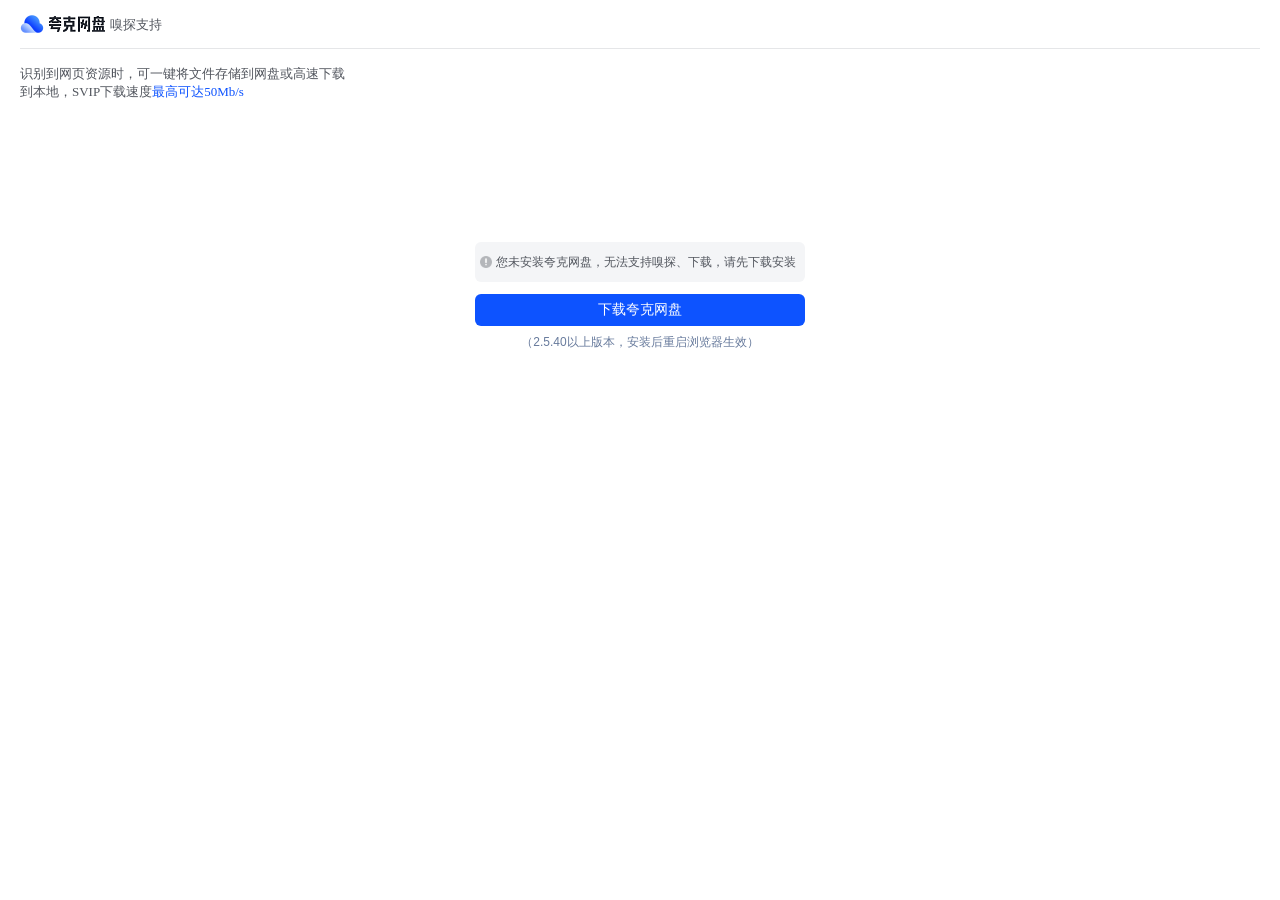
<file: .chrome-audio/Default/Extensions/golbdgciocipijcnkhfjbljaepchclbc/1.1.5_0/index.html>
<!doctype html><html lang="en"><head><meta charset="UTF-8"><meta http-equiv="X-UA-Compatible" content="IE=edge"><meta name="viewport" content="width=device-width,initial-scale=1"><title>夸克网盘网页嗅探</title><script defer="defer" src="qk-popup.js"></script><link href="qk-popup.css" rel="stylesheet"></head><body><div id="root"></div></body></html>
</file>
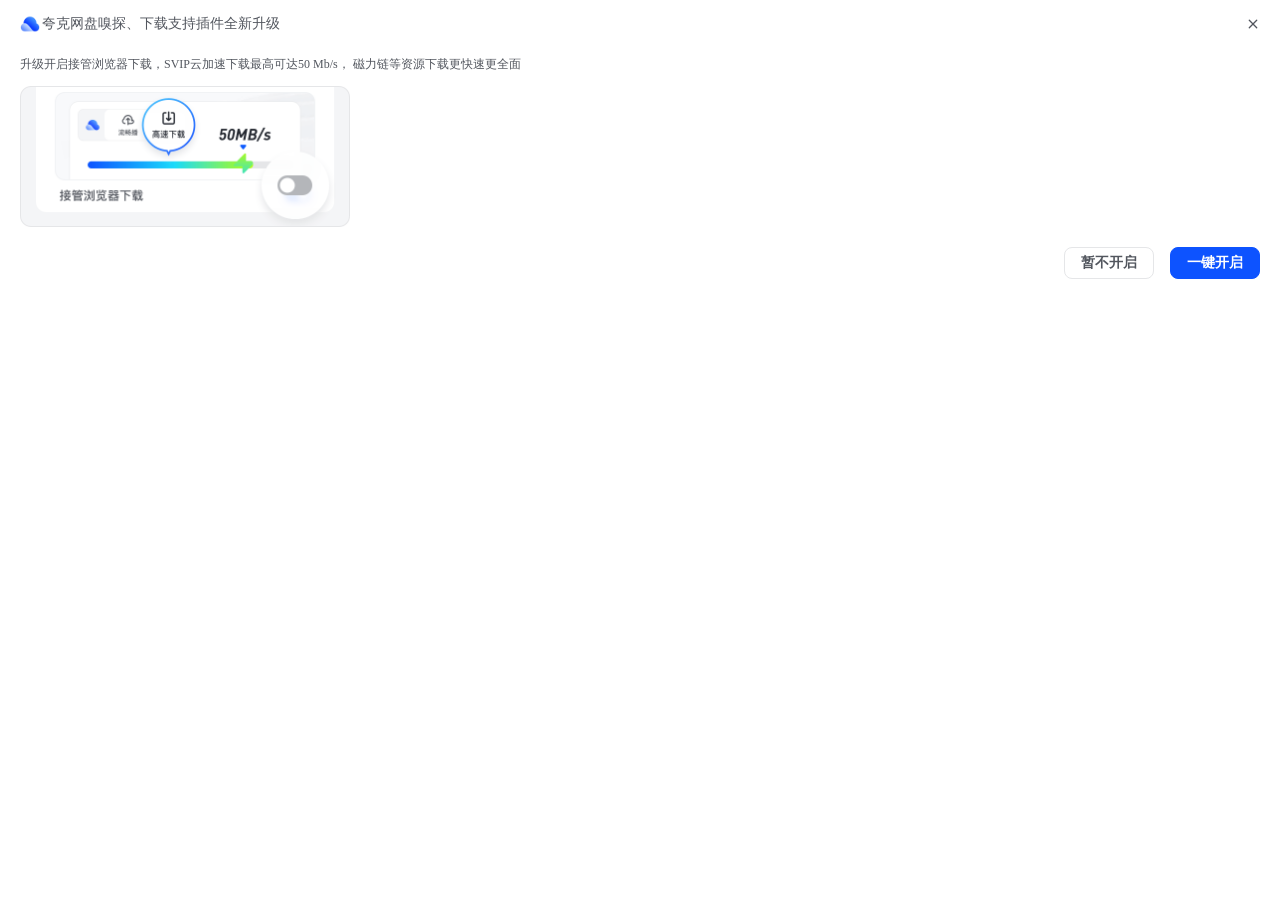
<file: .chrome-audio/Default/Extensions/golbdgciocipijcnkhfjbljaepchclbc/1.1.5_0/update-iframe.html>
<!doctype html><html lang="en"><head><meta charset="UTF-8"/><meta http-equiv="X-UA-Compatible" content="IE=edge"/><meta name="viewport" content="width=device-width,initial-scale=1"/><meta http-equiv="Content-Security-Policy" content="upgrade-insecure-requests"><title>夸克网盘网页嗅探</title><script defer="defer" src="qk-update-iframe.js"></script><link href="qk-update-iframe.css" rel="stylesheet"></head><body><div id="root"></div></body></html>
</file>
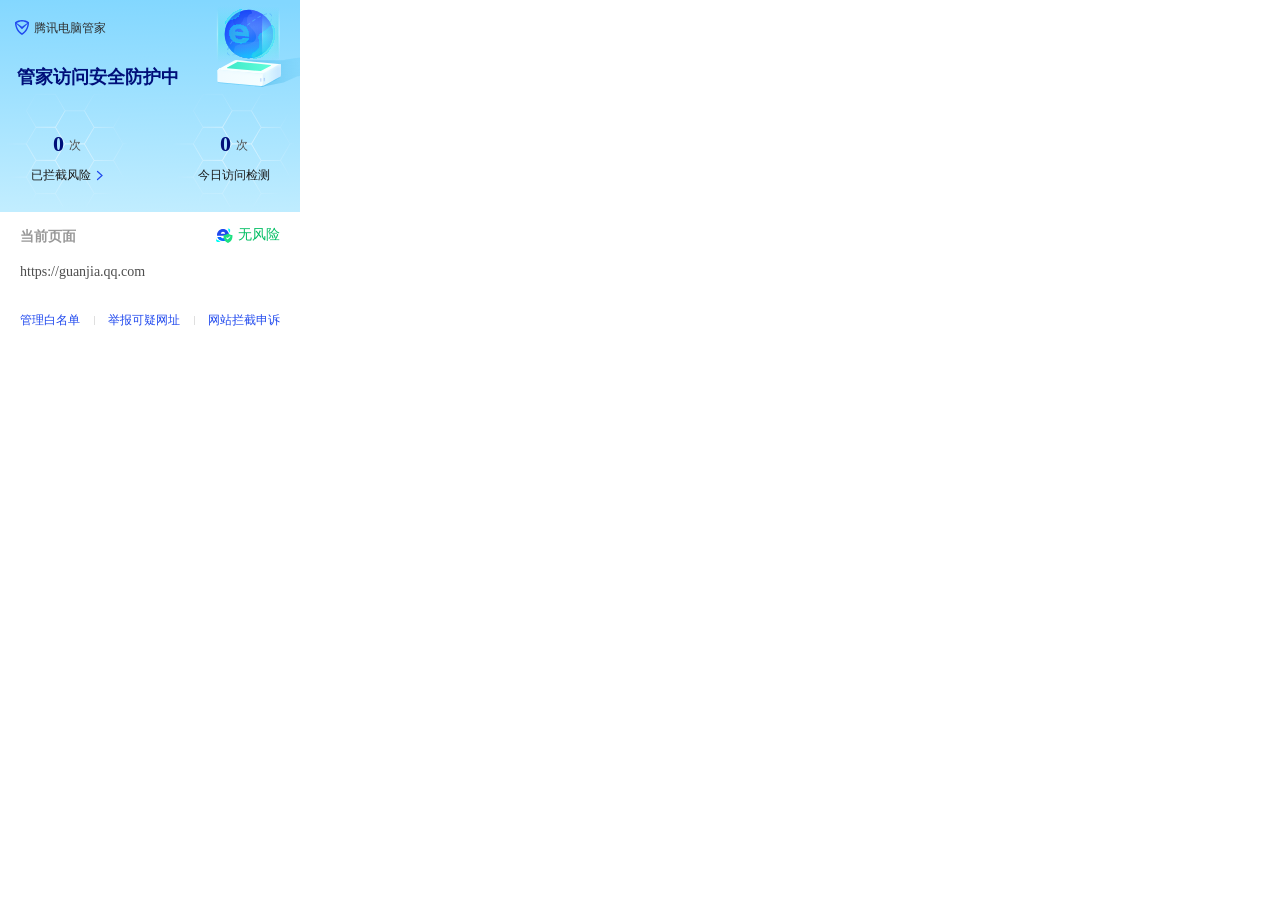
<file: .chrome-audio/Default/Extensions/ibgigpdnkkdnicediiebbfnednhmlpab/1.1.1_0/popup.html>
<!DOCTYPE html>
<html lang="en">
  <head>
    <meta charset="UTF-8" />
    <link rel="icon" href="./favicon.ico" />
    <meta name="viewport" content="width=device-width, initial-scale=1.0" />
    <title>Vite App</title>
    <script type="module" crossorigin src="./assets/index.js"></script>
    <link rel="stylesheet" href="./assets/style.css">
  </head>
  <body style="width:300px">
    <div id="app"></div>
    
  </body>
</html>
</file>
<file: .chrome-audio/Default/Extensions/golbdgciocipijcnkhfjbljaepchclbc/1.1.5_0/qk-popup.css>
/** global **/
body,
dl,
dd,
h1,
h2,
h3,
h4,
h5,
h6,
p,
form {
  margin: 0;
}
p:focus,
span:focus,
a:focus,
div:focus {
  outline: none;
}
ol,
ul,
input,
button {
  margin: 0;
  padding: 0;
}
ol,
ul {
  list-style: none;
}
body,
input,
textarea,
button {
  font-family: 'microsoft yahei', -apple-system, 'PingFang SC', 'simsun', Arial, sans-serif;
  font-size: 12px;
  -webkit-font-smoothing: antialiased;
}
body {
  word-wrap: break-word;
  user-select: none;
}
a {
  text-decoration: none;
}
a:focus {
  outline: 0;
}
button {
  cursor: pointer;
}
button:focus {
  outline: 0;
}
table {
  border-collapse: separate;
  border-spacing: 0;
}
i {
  font-style: normal;
}
/** global **/
.MTuG0MQtUxyUaNdDGqnP {
  display: flex;
  align-items: center;
  padding: 12px 0;
  margin: 0 20px;
  border-bottom: 0.5px solid #e5e6e8;
}
.MTuG0MQtUxyUaNdDGqnP .jwt4w0FkLxcsFiyDL1Ik {
  width: 24px;
  height: 24px;
  background: url([data-uri]) no-repeat center 100%/100%;
}
.MTuG0MQtUxyUaNdDGqnP .FVPf8dnHKuDS8w2OqJCw {
  width: 56px;
  height: 16px;
  margin: 0 5px;
  background: url([data-uri]) no-repeat center 100%/100%;
}
.MTuG0MQtUxyUaNdDGqnP .h_fRbWIluGCwVKlKW49D {
  font-size: 13px;
  height: 13px;
  color: #52565e;
  letter-spacing: 0;
  font-weight: 500;
  line-height: 13px;
  white-space: nowrap;
}
.MTuG0MQtUxyUaNdDGqnP .UcSJYBGSCFFBiZNskR14 {
  margin-left: 131px;
  width: 16px;
  height: 16px;
  cursor: pointer;
  background: url([data-uri]) no-repeat center 100%/100%;
}
.iIvnOZeXn6biAslVxVJD {
  padding: 16px 20px 13px;
}
.iIvnOZeXn6biAslVxVJD .QHuvEXG0pUAqYCImNQON {
  width: 330px;
  font-family: PingFang SC;
  font-size: 13px;
  color: #52565e;
  letter-spacing: 0;
  font-weight: 400;
}
.iIvnOZeXn6biAslVxVJD .t8OH2TBB0N1nsHx1ZLmZ {
  width: 330px;
  height: 112px;
  margin-top: 16px;
  background: url('https://image.uc.cn/s/uae/g/3o/broccoli/resource/202306/eba905a0-156f-11ee-9ef6-357645884c88.png') no-repeat center 100%/100%;
}
.oDIVpHig0bF_ALSp2wot {
  display: flex;
  align-items: center;
  justify-content: space-between;
  margin-top: 16px;
  padding: 0 4px;
  font-size: 14px;
  color: #52565e;
  letter-spacing: 0;
  font-weight: 500;
}
.vbXzFZ2Id73YbO8iFYaS {
  margin: 0;
  padding: 0;
  color: #000000d9;
  font-size: 14px;
  font-variant: tabular-nums;
  line-height: 1.5715;
  list-style: none;
  font-feature-settings: 'tnum';
  position: relative;
  display: inline-block;
  box-sizing: border-box;
  width: 28px;
  height: 16px;
  line-height: 16px;
  vertical-align: middle;
  background-color: #00000040;
  border: 0;
  border-radius: 100px;
  cursor: pointer;
  transition: all 0.2s !important;
  user-select: none;
}
.vbXzFZ2Id73YbO8iFYaS.vgepBdayfZ9ebgpMn49i {
  background-color: #0d53ff;
}
.vbXzFZ2Id73YbO8iFYaS.vgepBdayfZ9ebgpMn49i .tByThE8zj1WhtkWSZMjk {
  left: calc(100% - 14px);
}
.vbXzFZ2Id73YbO8iFYaS.vgepBdayfZ9ebgpMn49i .ByckBO3lCrbYJjd4yCJz {
  margin: 0 25px 0 7px;
}
.vbXzFZ2Id73YbO8iFYaS.kD7IKwFf6O6OUyo2h7Qa {
  cursor: not-allowed;
  opacity: 0.4;
}
.vbXzFZ2Id73YbO8iFYaS .tByThE8zj1WhtkWSZMjk {
  position: absolute;
  top: 2px;
  left: 2px;
  width: 12px;
  height: 12px;
  transition: all 0.2s ease-in-out !important;
}
.vbXzFZ2Id73YbO8iFYaS .tByThE8zj1WhtkWSZMjk::before {
  position: absolute;
  inset: 0;
  background-color: #fff;
  border-radius: 9px;
  box-shadow: 0 2px 4px #00230b33;
  transition: all 0.2s ease-in-out !important;
  content: '';
}
.vbXzFZ2Id73YbO8iFYaS .XmUwTtTOWBA9uGH8x_y7 {
  display: block;
  margin: 0 7px 0 25px;
  color: #fff;
  font-size: 12px;
  transition: margin 0.2s;
}
.bHPJtFIAVrhHhy53QwFj {
  display: flex;
  flex-direction: column;
  justify-content: center;
  align-items: center;
  padding: 0 20px;
  margin-bottom: 16px;
  color: #ffffff;
}
.bHPJtFIAVrhHhy53QwFj .JHupCIX6AAnlRE2BaO7i {
  display: flex;
  justify-content: space-between;
  width: 330px;
}
.bHPJtFIAVrhHhy53QwFj ._jU3aa4vfKrEgxXvS7ex {
  cursor: pointer;
  box-sizing: border-box;
  width: 157px;
  padding: 8px;
  background: #0d53ff;
  border-radius: 6px;
  font-family: PingFang SC;
  font-size: 14px;
  letter-spacing: 0;
  font-weight: 500;
  text-align: center;
}
.bHPJtFIAVrhHhy53QwFj .Em47AUamS3ySQRzl1HSj {
  margin-top: 12px;
  width: 330px;
  height: 32px;
  line-height: 16px;
}
.bHPJtFIAVrhHhy53QwFj .nnrl9E8pGSgqjztZDrls {
  display: flex;
  align-items: center;
  width: 330px;
  height: 40px;
  border-radius: 6px;
  color: #52565e;
  font-size: 12px;
  font-weight: 400;
  text-align: center;
  background-color: #f4f5f7 !important;
}
.bHPJtFIAVrhHhy53QwFj .VFsCSdrLNOxAcOYP7YLE {
  margin-left: 4px;
}
.bHPJtFIAVrhHhy53QwFj .ii3z3DjgCWbVRbmW1ucM {
  margin-left: 5px;
  width: 12px;
  height: 12px;
  background: url([data-uri]) no-repeat center 100%/100%;
}
.bHPJtFIAVrhHhy53QwFj .NZx6kufzI2ryX0Jmh9oc {
  border: solid 1px #e5e6e8;
  background-color: #ffffff !important;
  color: #52565e;
}
.kmrCKiNdyv0HD1fRWUa0 {
  margin-top: -8px;
  padding-bottom: 12px;
  font-size: 12px;
  color: #677a9c;
  text-align: center;
  font-weight: 400;
}
.DBTjyeNFSX1G5c5077Ua {
  display: flex;
  align-items: center;
  justify-content: center;
  padding: 0 20px 16px;
  font-size: 12px;
  letter-spacing: 0;
  font-weight: 400;
}
.DBTjyeNFSX1G5c5077Ua .d5DdgM3sFk8wyRwPwjQF {
  width: 12px;
  height: 12px;
  background: url([data-uri]) no-repeat center 100%/100%;
}
.WzzZyo0l6kflOL7syz_o {
  font-family: PingFangSC-Medium;
  color: #0d53ff;
  letter-spacing: 0;
}
.htNgjq2CFnD03bz30b63 {
  cursor: pointer;
}
.htNgjq2CFnD03bz30b63:hover {
  color: #4b7eff;
}
.dsrF2xb9y2M_zxyDaB8A {
  text-decoration: underline;
}
.pHM4UQE3tHdgiworVQ0C {
  opacity: 0.7;
  font-family: PingFangSC-Regular;
  font-size: 12px;
  color: #677a9c;
  letter-spacing: 0;
}
.dQh2Nam52Ba0sJ2HSTaV {
  width: 330px !important;
}
</file>
<file: .chrome-audio/Default/Extensions/golbdgciocipijcnkhfjbljaepchclbc/1.1.5_0/qk-update-iframe.css>
html {
  box-sizing: border-box;
  overflow: hidden;
}
*,
*:before,
*:after {
  box-sizing: inherit;
}
body {
  width: 100%;
  height: 100%;
  margin: 0;
}
.Rf2A2BKPLNJk6g7tmcV8 {
  width: 100%;
  height: 100%;
  background: #ffffff;
  padding: 0 20px 0 20px;
}
.Rf2A2BKPLNJk6g7tmcV8 .Vh7lpKXe1MXARJwpyG6q {
  height: 48px;
  display: flex;
  align-items: center;
  justify-content: space-between;
}
.Rf2A2BKPLNJk6g7tmcV8 .Vh7lpKXe1MXARJwpyG6q .omZLTt7UCKAHyOC8k1p5 {
  display: flex;
  align-items: center;
}
.Rf2A2BKPLNJk6g7tmcV8 .Vh7lpKXe1MXARJwpyG6q .plH9srcmCmnb59GKZjvQ {
  width: 20px;
  height: 20px;
  background: url([data-uri]) no-repeat center 100%/100%;
}
.Rf2A2BKPLNJk6g7tmcV8 .Vh7lpKXe1MXARJwpyG6q .l2ohlqxsvirVCue4JxkC {
  width: 14px;
  height: 14px;
  background: url([data-uri]) no-repeat center 100%/100%;
  cursor: pointer;
}
.Rf2A2BKPLNJk6g7tmcV8 .Vh7lpKXe1MXARJwpyG6q .kTFcF05gHZzb4dsI_RiA {
  margin-left: 2px;
  font-size: 14px;
  color: #52565e;
  font-weight: 500;
}
.Rf2A2BKPLNJk6g7tmcV8 .M8Vdq86tjF7nvhlXBpAE .KLjxRCYSseTiekq001wU {
  font-size: 12px;
  color: #52565e;
  letter-spacing: 0;
  font-weight: 400;
  margin-top: 8px;
  margin-bottom: 12px;
}
.Rf2A2BKPLNJk6g7tmcV8 .M8Vdq86tjF7nvhlXBpAE .gyokgDB_WEa7rcnJxhLD {
  width: 330px;
  height: 142px;
  background: url(11775a3805b7ad42a27d.png) no-repeat center 100%/100%;
  transition: all 0.5s;
}
.Rf2A2BKPLNJk6g7tmcV8 .M8Vdq86tjF7nvhlXBpAE .gyokgDB_WEa7rcnJxhLD.cOg4_VSpUyEQ7JiAfagJ {
  background: url(25c4e804443329eaf072.png) no-repeat center 100%/100%;
}
.Rf2A2BKPLNJk6g7tmcV8 .M8Vdq86tjF7nvhlXBpAE .MHowaFCrEisYY01TuS25 {
  display: flex;
  justify-content: right;
  margin-top: 20px;
}
.Rf2A2BKPLNJk6g7tmcV8 .M8Vdq86tjF7nvhlXBpAE .uCUDzjEX7R52WoCNOqIq {
  background: #ffffff;
  border: 1px solid #e5e6e8;
  border-radius: 8px;
  display: inline-block;
  padding: 6px 16px 6px 16px;
  font-size: 14px;
  color: #52565e;
  font-weight: 600;
  cursor: pointer;
}
.Rf2A2BKPLNJk6g7tmcV8 .M8Vdq86tjF7nvhlXBpAE .uCUDzjEX7R52WoCNOqIq:hover {
  border-color: #0d53ff;
  color: #0d53ff;
  transition: all 0.3s;
}
.Rf2A2BKPLNJk6g7tmcV8 .M8Vdq86tjF7nvhlXBpAE .uCUDzjEX7R52WoCNOqIq.sAZkwjlXV3IpeZZQHqhx {
  background: #0d53ff;
  border-color: #0d53ff;
  color: #ffffff;
}
.Rf2A2BKPLNJk6g7tmcV8 .M8Vdq86tjF7nvhlXBpAE .uCUDzjEX7R52WoCNOqIq.sAZkwjlXV3IpeZZQHqhx:hover {
  background: #093cff;
}
.Rf2A2BKPLNJk6g7tmcV8 .M8Vdq86tjF7nvhlXBpAE .uCUDzjEX7R52WoCNOqIq.d6FNPWr4cZPvcWDUKfF9 {
  margin-right: 16px;
}
.Rf2A2BKPLNJk6g7tmcV8 .M8Vdq86tjF7nvhlXBpAE .IMDDo4OxyJ44Ms_GP2_a {
  padding: 26px 0;
  display: flex;
  justify-content: center;
  align-items: center;
  font-size: 14px;
  color: #52565e;
}
.Rf2A2BKPLNJk6g7tmcV8 .M8Vdq86tjF7nvhlXBpAE .IMDDo4OxyJ44Ms_GP2_a .rPVKIX_oHORn3CIwvFDS {
  width: 20px;
  height: 20px;
  margin-right: 8px;
  background: url([data-uri]) no-repeat center 100%/100%;
}
</file>
<file: .chrome-audio/Default/Extensions/ibgigpdnkkdnicediiebbfnednhmlpab/1.1.1_0/assets/style.css>
@charset "UTF-8";:root{--el-color-white:#ffffff;--el-color-black:#000000;--el-color-primary-rgb:64,158,255;--el-color-success-rgb:103,194,58;--el-color-warning-rgb:230,162,60;--el-color-danger-rgb:245,108,108;--el-color-error-rgb:245,108,108;--el-color-info-rgb:144,147,153;--el-font-size-extra-large:20px;--el-font-size-large:18px;--el-font-size-medium:16px;--el-font-size-base:14px;--el-font-size-small:13px;--el-font-size-extra-small:12px;--el-font-family:"Helvetica Neue",Helvetica,"PingFang SC","Hiragino Sans GB","Microsoft YaHei","\5fae\8f6f\96c5\9ed1",Arial,sans-serif;--el-font-weight-primary:500;--el-font-line-height-primary:24px;--el-index-normal:1;--el-index-top:1000;--el-index-popper:2000;--el-border-radius-base:4px;--el-border-radius-small:2px;--el-border-radius-round:20px;--el-border-radius-circle:100%;--el-transition-duration:.3s;--el-transition-duration-fast:.2s;--el-transition-function-ease-in-out-bezier:cubic-bezier(.645, .045, .355, 1);--el-transition-function-fast-bezier:cubic-bezier(.23, 1, .32, 1);--el-transition-all:all var(--el-transition-duration) var(--el-transition-function-ease-in-out-bezier);--el-transition-fade:opacity var(--el-transition-duration) var(--el-transition-function-fast-bezier);--el-transition-md-fade:transform var(--el-transition-duration) var(--el-transition-function-fast-bezier),opacity var(--el-transition-duration) var(--el-transition-function-fast-bezier);--el-transition-fade-linear:opacity var(--el-transition-duration-fast) linear;--el-transition-border:border-color var(--el-transition-duration-fast) var(--el-transition-function-ease-in-out-bezier);--el-transition-box-shadow:box-shadow var(--el-transition-duration-fast) var(--el-transition-function-ease-in-out-bezier);--el-transition-color:color var(--el-transition-duration-fast) var(--el-transition-function-ease-in-out-bezier);--el-component-size-large:40px;--el-component-size:32px;--el-component-size-small:24px}:root{color-scheme:light;--el-color-white:#ffffff;--el-color-black:#000000;--el-color-primary:#409eff;--el-color-primary-light-3:#79bbff;--el-color-primary-light-5:#a0cfff;--el-color-primary-light-7:#c6e2ff;--el-color-primary-light-8:#d9ecff;--el-color-primary-light-9:#ecf5ff;--el-color-primary-dark-2:#337ecc;--el-color-success:#67c23a;--el-color-success-light-3:#95d475;--el-color-success-light-5:#b3e19d;--el-color-success-light-7:#d1edc4;--el-color-success-light-8:#e1f3d8;--el-color-success-light-9:#f0f9eb;--el-color-success-dark-2:#529b2e;--el-color-warning:#e6a23c;--el-color-warning-light-3:#eebe77;--el-color-warning-light-5:#f3d19e;--el-color-warning-light-7:#f8e3c5;--el-color-warning-light-8:#faecd8;--el-color-warning-light-9:#fdf6ec;--el-color-warning-dark-2:#b88230;--el-color-danger:#f56c6c;--el-color-danger-light-3:#f89898;--el-color-danger-light-5:#fab6b6;--el-color-danger-light-7:#fcd3d3;--el-color-danger-light-8:#fde2e2;--el-color-danger-light-9:#fef0f0;--el-color-danger-dark-2:#c45656;--el-color-error:#f56c6c;--el-color-error-light-3:#f89898;--el-color-error-light-5:#fab6b6;--el-color-error-light-7:#fcd3d3;--el-color-error-light-8:#fde2e2;--el-color-error-light-9:#fef0f0;--el-color-error-dark-2:#c45656;--el-color-info:#909399;--el-color-info-light-3:#b1b3b8;--el-color-info-light-5:#c8c9cc;--el-color-info-light-7:#dedfe0;--el-color-info-light-8:#e9e9eb;--el-color-info-light-9:#f4f4f5;--el-color-info-dark-2:#73767a;--el-bg-color:#ffffff;--el-bg-color-page:#f2f3f5;--el-bg-color-overlay:#ffffff;--el-text-color-primary:#303133;--el-text-color-regular:#606266;--el-text-color-secondary:#909399;--el-text-color-placeholder:#a8abb2;--el-text-color-disabled:#c0c4cc;--el-border-color:#dcdfe6;--el-border-color-light:#e4e7ed;--el-border-color-lighter:#ebeef5;--el-border-color-extra-light:#f2f6fc;--el-border-color-dark:#d4d7de;--el-border-color-darker:#cdd0d6;--el-fill-color:#f0f2f5;--el-fill-color-light:#f5f7fa;--el-fill-color-lighter:#fafafa;--el-fill-color-extra-light:#fafcff;--el-fill-color-dark:#ebedf0;--el-fill-color-darker:#e6e8eb;--el-fill-color-blank:#ffffff;--el-box-shadow:0px 12px 32px 4px rgba(0, 0, 0, .04),0px 8px 20px rgba(0, 0, 0, .08);--el-box-shadow-light:0px 0px 12px rgba(0, 0, 0, .12);--el-box-shadow-lighter:0px 0px 6px rgba(0, 0, 0, .12);--el-box-shadow-dark:0px 16px 48px 16px rgba(0, 0, 0, .08),0px 12px 32px rgba(0, 0, 0, .12),0px 8px 16px -8px rgba(0, 0, 0, .16);--el-disabled-bg-color:var(--el-fill-color-light);--el-disabled-text-color:var(--el-text-color-placeholder);--el-disabled-border-color:var(--el-border-color-light);--el-overlay-color:rgba(0, 0, 0, .8);--el-overlay-color-light:rgba(0, 0, 0, .7);--el-overlay-color-lighter:rgba(0, 0, 0, .5);--el-mask-color:rgba(255, 255, 255, .9);--el-mask-color-extra-light:rgba(255, 255, 255, .3);--el-border-width:1px;--el-border-style:solid;--el-border-color-hover:var(--el-text-color-disabled);--el-border:var(--el-border-width) var(--el-border-style) var(--el-border-color);--el-svg-monochrome-grey:var(--el-border-color)}.fade-in-linear-enter-active,.fade-in-linear-leave-active{transition:var(--el-transition-fade-linear)}.fade-in-linear-enter-from,.fade-in-linear-leave-to{opacity:0}.el-fade-in-linear-enter-active,.el-fade-in-linear-leave-active{transition:var(--el-transition-fade-linear)}.el-fade-in-linear-enter-from,.el-fade-in-linear-leave-to{opacity:0}.el-fade-in-enter-active,.el-fade-in-leave-active{transition:all var(--el-transition-duration) cubic-bezier(.55,0,.1,1)}.el-fade-in-enter-from,.el-fade-in-leave-active{opacity:0}.el-zoom-in-center-enter-active,.el-zoom-in-center-leave-active{transition:all var(--el-transition-duration) cubic-bezier(.55,0,.1,1)}.el-zoom-in-center-enter-from,.el-zoom-in-center-leave-active{opacity:0;transform:scaleX(0)}.el-zoom-in-top-enter-active,.el-zoom-in-top-leave-active{opacity:1;transform:scaleY(1);transition:var(--el-transition-md-fade);transform-origin:center top}.el-zoom-in-top-enter-active[data-popper-placement^=top],.el-zoom-in-top-leave-active[data-popper-placement^=top]{transform-origin:center bottom}.el-zoom-in-top-enter-from,.el-zoom-in-top-leave-active{opacity:0;transform:scaleY(0)}.el-zoom-in-bottom-enter-active,.el-zoom-in-bottom-leave-active{opacity:1;transform:scaleY(1);transition:var(--el-transition-md-fade);transform-origin:center bottom}.el-zoom-in-bottom-enter-from,.el-zoom-in-bottom-leave-active{opacity:0;transform:scaleY(0)}.el-zoom-in-left-enter-active,.el-zoom-in-left-leave-active{opacity:1;transform:scale(1);transition:var(--el-transition-md-fade);transform-origin:top left}.el-zoom-in-left-enter-from,.el-zoom-in-left-leave-active{opacity:0;transform:scale(.45)}.collapse-transition{transition:var(--el-transition-duration) height ease-in-out,var(--el-transition-duration) padding-top ease-in-out,var(--el-transition-duration) padding-bottom ease-in-out}.el-collapse-transition-enter-active,.el-collapse-transition-leave-active{transition:var(--el-transition-duration) max-height ease-in-out,var(--el-transition-duration) padding-top ease-in-out,var(--el-transition-duration) padding-bottom ease-in-out}.horizontal-collapse-transition{transition:var(--el-transition-duration) width ease-in-out,var(--el-transition-duration) padding-left ease-in-out,var(--el-transition-duration) padding-right ease-in-out}.el-list-enter-active,.el-list-leave-active{transition:all 1s}.el-list-enter-from,.el-list-leave-to{opacity:0;transform:translateY(-30px)}.el-list-leave-active{position:absolute!important}.el-opacity-transition{transition:opacity var(--el-transition-duration) cubic-bezier(.55,0,.1,1)}.el-icon-loading{-webkit-animation:rotating 2s linear infinite;animation:rotating 2s linear infinite}.el-icon--right{margin-left:5px}.el-icon--left{margin-right:5px}@-webkit-keyframes rotating{0%{transform:rotate(0)}to{transform:rotate(360deg)}}@keyframes rotating{0%{transform:rotate(0)}to{transform:rotate(360deg)}}.el-icon{--color:inherit;height:1em;width:1em;line-height:1em;display:inline-flex;justify-content:center;align-items:center;position:relative;fill:currentColor;color:var(--color);font-size:inherit}.el-icon.is-loading{-webkit-animation:rotating 2s linear infinite;animation:rotating 2s linear infinite}.el-icon svg{height:1em;width:1em}.el-button{--el-button-font-weight:var(--el-font-weight-primary);--el-button-border-color:var(--el-border-color);--el-button-bg-color:var(--el-fill-color-blank);--el-button-text-color:var(--el-text-color-regular);--el-button-disabled-text-color:var(--el-disabled-text-color);--el-button-disabled-bg-color:var(--el-fill-color-blank);--el-button-disabled-border-color:var(--el-border-color-light);--el-button-divide-border-color:rgba(255, 255, 255, .5);--el-button-hover-text-color:var(--el-color-primary);--el-button-hover-bg-color:var(--el-color-primary-light-9);--el-button-hover-border-color:var(--el-color-primary-light-7);--el-button-active-text-color:var(--el-button-hover-text-color);--el-button-active-border-color:var(--el-color-primary);--el-button-active-bg-color:var(--el-button-hover-bg-color);--el-button-outline-color:var(--el-color-primary-light-5);--el-button-hover-link-text-color:var(--el-color-info);--el-button-active-color:var(--el-text-color-primary)}.el-button{display:inline-flex;justify-content:center;align-items:center;line-height:1;height:32px;white-space:nowrap;cursor:pointer;color:var(--el-button-text-color);text-align:center;box-sizing:border-box;outline:0;transition:.1s;font-weight:var(--el-button-font-weight);-webkit-user-select:none;-moz-user-select:none;-ms-user-select:none;user-select:none;vertical-align:middle;-webkit-appearance:none;background-color:var(--el-button-bg-color);border:var(--el-border);border-color:var(--el-button-border-color);padding:8px 15px;font-size:var(--el-font-size-base);border-radius:var(--el-border-radius-base)}.el-button:focus,.el-button:hover{color:var(--el-button-hover-text-color);border-color:var(--el-button-hover-border-color);background-color:var(--el-button-hover-bg-color);outline:0}.el-button:active{color:var(--el-button-active-text-color);border-color:var(--el-button-active-border-color);background-color:var(--el-button-active-bg-color);outline:0}.el-button:focus-visible{outline:2px solid var(--el-button-outline-color);outline-offset:1px}.el-button>span{display:inline-flex;align-items:center}.el-button+.el-button{margin-left:12px}.el-button.is-round{padding:8px 15px}.el-button::-moz-focus-inner{border:0}.el-button [class*=el-icon]+span{margin-left:6px}.el-button [class*=el-icon] svg{vertical-align:bottom}.el-button.is-plain{--el-button-hover-text-color:var(--el-color-primary);--el-button-hover-bg-color:var(--el-fill-color-blank);--el-button-hover-border-color:var(--el-color-primary)}.el-button.is-active{color:var(--el-button-active-text-color);border-color:var(--el-button-active-border-color);background-color:var(--el-button-active-bg-color);outline:0}.el-button.is-disabled,.el-button.is-disabled:focus,.el-button.is-disabled:hover{color:var(--el-button-disabled-text-color);cursor:not-allowed;background-image:none;background-color:var(--el-button-disabled-bg-color);border-color:var(--el-button-disabled-border-color)}.el-button.is-loading{position:relative;pointer-events:none}.el-button.is-loading:before{z-index:1;pointer-events:none;content:"";position:absolute;inset:-1px;border-radius:inherit;background-color:var(--el-mask-color-extra-light)}.el-button.is-round{border-radius:var(--el-border-radius-round)}.el-button.is-circle{border-radius:50%;padding:8px}.el-button.is-text{color:var(--el-button-text-color);border:0 solid transparent;background-color:transparent}.el-button.is-text.is-disabled{color:var(--el-button-disabled-text-color);background-color:transparent!important}.el-button.is-text:not(.is-disabled):focus,.el-button.is-text:not(.is-disabled):hover{background-color:var(--el-fill-color-light)}.el-button.is-text:not(.is-disabled):focus-visible{outline:2px solid var(--el-button-outline-color);outline-offset:1px}.el-button.is-text:not(.is-disabled):active{background-color:var(--el-fill-color)}.el-button.is-text:not(.is-disabled).is-has-bg{background-color:var(--el-fill-color-light)}.el-button.is-text:not(.is-disabled).is-has-bg:focus,.el-button.is-text:not(.is-disabled).is-has-bg:hover{background-color:var(--el-fill-color)}.el-button.is-text:not(.is-disabled).is-has-bg:active{background-color:var(--el-fill-color-dark)}.el-button__text--expand{letter-spacing:.3em;margin-right:-.3em}.el-button.is-link{border-color:transparent;color:var(--el-button-text-color);background:0 0;padding:2px;height:auto}.el-button.is-link:focus,.el-button.is-link:hover{color:var(--el-button-hover-link-text-color)}.el-button.is-link.is-disabled{color:var(--el-button-disabled-text-color);background-color:transparent!important;border-color:transparent!important}.el-button.is-link:not(.is-disabled):focus,.el-button.is-link:not(.is-disabled):hover{border-color:transparent;background-color:transparent}.el-button.is-link:not(.is-disabled):active{color:var(--el-button-active-color);border-color:transparent;background-color:transparent}.el-button--text{border-color:transparent;background:0 0;color:var(--el-color-primary);padding-left:0;padding-right:0}.el-button--text.is-disabled{color:var(--el-button-disabled-text-color);background-color:transparent!important;border-color:transparent!important}.el-button--text:not(.is-disabled):focus,.el-button--text:not(.is-disabled):hover{color:var(--el-color-primary-light-3);border-color:transparent;background-color:transparent}.el-button--text:not(.is-disabled):active{color:var(--el-color-primary-dark-2);border-color:transparent;background-color:transparent}.el-button__link--expand{letter-spacing:.3em;margin-right:-.3em}.el-button--primary{--el-button-text-color:var(--el-color-white);--el-button-bg-color:var(--el-color-primary);--el-button-border-color:var(--el-color-primary);--el-button-outline-color:var(--el-color-primary-light-5);--el-button-active-color:var(--el-color-primary-dark-2);--el-button-hover-text-color:var(--el-color-white);--el-button-hover-link-text-color:var(--el-color-primary-light-5);--el-button-hover-bg-color:var(--el-color-primary-light-3);--el-button-hover-border-color:var(--el-color-primary-light-3);--el-button-active-bg-color:var(--el-color-primary-dark-2);--el-button-active-border-color:var(--el-color-primary-dark-2);--el-button-disabled-text-color:var(--el-color-white);--el-button-disabled-bg-color:var(--el-color-primary-light-5);--el-button-disabled-border-color:var(--el-color-primary-light-5)}.el-button--primary.is-link,.el-button--primary.is-plain,.el-button--primary.is-text{--el-button-text-color:var(--el-color-primary);--el-button-bg-color:var(--el-color-primary-light-9);--el-button-border-color:var(--el-color-primary-light-5);--el-button-hover-text-color:var(--el-color-white);--el-button-hover-bg-color:var(--el-color-primary);--el-button-hover-border-color:var(--el-color-primary);--el-button-active-text-color:var(--el-color-white)}.el-button--primary.is-link.is-disabled,.el-button--primary.is-link.is-disabled:active,.el-button--primary.is-link.is-disabled:focus,.el-button--primary.is-link.is-disabled:hover,.el-button--primary.is-plain.is-disabled,.el-button--primary.is-plain.is-disabled:active,.el-button--primary.is-plain.is-disabled:focus,.el-button--primary.is-plain.is-disabled:hover,.el-button--primary.is-text.is-disabled,.el-button--primary.is-text.is-disabled:active,.el-button--primary.is-text.is-disabled:focus,.el-button--primary.is-text.is-disabled:hover{color:var(--el-color-primary-light-5);background-color:var(--el-color-primary-light-9);border-color:var(--el-color-primary-light-8)}.el-button--success{--el-button-text-color:var(--el-color-white);--el-button-bg-color:var(--el-color-success);--el-button-border-color:var(--el-color-success);--el-button-outline-color:var(--el-color-success-light-5);--el-button-active-color:var(--el-color-success-dark-2);--el-button-hover-text-color:var(--el-color-white);--el-button-hover-link-text-color:var(--el-color-success-light-5);--el-button-hover-bg-color:var(--el-color-success-light-3);--el-button-hover-border-color:var(--el-color-success-light-3);--el-button-active-bg-color:var(--el-color-success-dark-2);--el-button-active-border-color:var(--el-color-success-dark-2);--el-button-disabled-text-color:var(--el-color-white);--el-button-disabled-bg-color:var(--el-color-success-light-5);--el-button-disabled-border-color:var(--el-color-success-light-5)}.el-button--success.is-link,.el-button--success.is-plain,.el-button--success.is-text{--el-button-text-color:var(--el-color-success);--el-button-bg-color:var(--el-color-success-light-9);--el-button-border-color:var(--el-color-success-light-5);--el-button-hover-text-color:var(--el-color-white);--el-button-hover-bg-color:var(--el-color-success);--el-button-hover-border-color:var(--el-color-success);--el-button-active-text-color:var(--el-color-white)}.el-button--success.is-link.is-disabled,.el-button--success.is-link.is-disabled:active,.el-button--success.is-link.is-disabled:focus,.el-button--success.is-link.is-disabled:hover,.el-button--success.is-plain.is-disabled,.el-button--success.is-plain.is-disabled:active,.el-button--success.is-plain.is-disabled:focus,.el-button--success.is-plain.is-disabled:hover,.el-button--success.is-text.is-disabled,.el-button--success.is-text.is-disabled:active,.el-button--success.is-text.is-disabled:focus,.el-button--success.is-text.is-disabled:hover{color:var(--el-color-success-light-5);background-color:var(--el-color-success-light-9);border-color:var(--el-color-success-light-8)}.el-button--warning{--el-button-text-color:var(--el-color-white);--el-button-bg-color:var(--el-color-warning);--el-button-border-color:var(--el-color-warning);--el-button-outline-color:var(--el-color-warning-light-5);--el-button-active-color:var(--el-color-warning-dark-2);--el-button-hover-text-color:var(--el-color-white);--el-button-hover-link-text-color:var(--el-color-warning-light-5);--el-button-hover-bg-color:var(--el-color-warning-light-3);--el-button-hover-border-color:var(--el-color-warning-light-3);--el-button-active-bg-color:var(--el-color-warning-dark-2);--el-button-active-border-color:var(--el-color-warning-dark-2);--el-button-disabled-text-color:var(--el-color-white);--el-button-disabled-bg-color:var(--el-color-warning-light-5);--el-button-disabled-border-color:var(--el-color-warning-light-5)}.el-button--warning.is-link,.el-button--warning.is-plain,.el-button--warning.is-text{--el-button-text-color:var(--el-color-warning);--el-button-bg-color:var(--el-color-warning-light-9);--el-button-border-color:var(--el-color-warning-light-5);--el-button-hover-text-color:var(--el-color-white);--el-button-hover-bg-color:var(--el-color-warning);--el-button-hover-border-color:var(--el-color-warning);--el-button-active-text-color:var(--el-color-white)}.el-button--warning.is-link.is-disabled,.el-button--warning.is-link.is-disabled:active,.el-button--warning.is-link.is-disabled:focus,.el-button--warning.is-link.is-disabled:hover,.el-button--warning.is-plain.is-disabled,.el-button--warning.is-plain.is-disabled:active,.el-button--warning.is-plain.is-disabled:focus,.el-button--warning.is-plain.is-disabled:hover,.el-button--warning.is-text.is-disabled,.el-button--warning.is-text.is-disabled:active,.el-button--warning.is-text.is-disabled:focus,.el-button--warning.is-text.is-disabled:hover{color:var(--el-color-warning-light-5);background-color:var(--el-color-warning-light-9);border-color:var(--el-color-warning-light-8)}.el-button--danger{--el-button-text-color:var(--el-color-white);--el-button-bg-color:var(--el-color-danger);--el-button-border-color:var(--el-color-danger);--el-button-outline-color:var(--el-color-danger-light-5);--el-button-active-color:var(--el-color-danger-dark-2);--el-button-hover-text-color:var(--el-color-white);--el-button-hover-link-text-color:var(--el-color-danger-light-5);--el-button-hover-bg-color:var(--el-color-danger-light-3);--el-button-hover-border-color:var(--el-color-danger-light-3);--el-button-active-bg-color:var(--el-color-danger-dark-2);--el-button-active-border-color:var(--el-color-danger-dark-2);--el-button-disabled-text-color:var(--el-color-white);--el-button-disabled-bg-color:var(--el-color-danger-light-5);--el-button-disabled-border-color:var(--el-color-danger-light-5)}.el-button--danger.is-link,.el-button--danger.is-plain,.el-button--danger.is-text{--el-button-text-color:var(--el-color-danger);--el-button-bg-color:var(--el-color-danger-light-9);--el-button-border-color:var(--el-color-danger-light-5);--el-button-hover-text-color:var(--el-color-white);--el-button-hover-bg-color:var(--el-color-danger);--el-button-hover-border-color:var(--el-color-danger);--el-button-active-text-color:var(--el-color-white)}.el-button--danger.is-link.is-disabled,.el-button--danger.is-link.is-disabled:active,.el-button--danger.is-link.is-disabled:focus,.el-button--danger.is-link.is-disabled:hover,.el-button--danger.is-plain.is-disabled,.el-button--danger.is-plain.is-disabled:active,.el-button--danger.is-plain.is-disabled:focus,.el-button--danger.is-plain.is-disabled:hover,.el-button--danger.is-text.is-disabled,.el-button--danger.is-text.is-disabled:active,.el-button--danger.is-text.is-disabled:focus,.el-button--danger.is-text.is-disabled:hover{color:var(--el-color-danger-light-5);background-color:var(--el-color-danger-light-9);border-color:var(--el-color-danger-light-8)}.el-button--info{--el-button-text-color:var(--el-color-white);--el-button-bg-color:var(--el-color-info);--el-button-border-color:var(--el-color-info);--el-button-outline-color:var(--el-color-info-light-5);--el-button-active-color:var(--el-color-info-dark-2);--el-button-hover-text-color:var(--el-color-white);--el-button-hover-link-text-color:var(--el-color-info-light-5);--el-button-hover-bg-color:var(--el-color-info-light-3);--el-button-hover-border-color:var(--el-color-info-light-3);--el-button-active-bg-color:var(--el-color-info-dark-2);--el-button-active-border-color:var(--el-color-info-dark-2);--el-button-disabled-text-color:var(--el-color-white);--el-button-disabled-bg-color:var(--el-color-info-light-5);--el-button-disabled-border-color:var(--el-color-info-light-5)}.el-button--info.is-link,.el-button--info.is-plain,.el-button--info.is-text{--el-button-text-color:var(--el-color-info);--el-button-bg-color:var(--el-color-info-light-9);--el-button-border-color:var(--el-color-info-light-5);--el-button-hover-text-color:var(--el-color-white);--el-button-hover-bg-color:var(--el-color-info);--el-button-hover-border-color:var(--el-color-info);--el-button-active-text-color:var(--el-color-white)}.el-button--info.is-link.is-disabled,.el-button--info.is-link.is-disabled:active,.el-button--info.is-link.is-disabled:focus,.el-button--info.is-link.is-disabled:hover,.el-button--info.is-plain.is-disabled,.el-button--info.is-plain.is-disabled:active,.el-button--info.is-plain.is-disabled:focus,.el-button--info.is-plain.is-disabled:hover,.el-button--info.is-text.is-disabled,.el-button--info.is-text.is-disabled:active,.el-button--info.is-text.is-disabled:focus,.el-button--info.is-text.is-disabled:hover{color:var(--el-color-info-light-5);background-color:var(--el-color-info-light-9);border-color:var(--el-color-info-light-8)}.el-button--large{--el-button-size:40px;height:var(--el-button-size);padding:12px 19px;font-size:var(--el-font-size-base);border-radius:var(--el-border-radius-base)}.el-button--large [class*=el-icon]+span{margin-left:8px}.el-button--large.is-round{padding:12px 19px}.el-button--large.is-circle{width:var(--el-button-size);padding:12px}.el-button--small{--el-button-size:24px;height:var(--el-button-size);padding:5px 11px;font-size:12px;border-radius:calc(var(--el-border-radius-base) - 1px)}.el-button--small [class*=el-icon]+span{margin-left:4px}.el-button--small.is-round{padding:5px 11px}.el-button--small.is-circle{width:var(--el-button-size);padding:5px}.containerNormal[data-v-b2687f8a]{width:300px}.titleContainer[data-v-b2687f8a]{margin-left:15px;margin-top:20px;display:flex;position:relative}.titleIcon[data-v-b2687f8a]{width:14px;height:15px}.titleText[data-v-b2687f8a]{margin-left:5px;font-family:Microsoft YaHei;font-style:normal;font-weight:400;font-size:12px;height:16px;line-height:16px;margin-bottom:3px;color:#2d2d2d}.headerRoof[data-v-b2687f8a]{position:relative;display:flex;flex-direction:column;background:linear-gradient(181.95deg,#82D7FF 1.76%,#C1EDFF 98.44%)}.footBtnFont[data-v-b2687f8a]{cursor:pointer;position:relative;margin-left:0;font-family:Microsoft YaHei;font-style:normal;font-weight:400;font-size:12px;line-height:10px;color:#2049ee}.gjboll[data-v-b2687f8a]{float:right;position:relative}.stopBtn[data-v-b2687f8a]{background:#F24014;border-radius:5px}.topText[data-v-b2687f8a]{position:relative;font-family:Microsoft YaHei;font-style:normal;font-weight:700;font-size:18px;line-height:30px;color:#000f7a}.defenseArea[data-v-b2687f8a]{width:120px;height:120px}.defenseCount[data-v-b2687f8a]{font-family:Microsoft YaHei;font-style:normal;font-weight:700;font-size:22px;line-height:20px;color:#000f7a}.defenseText[data-v-b2687f8a]{margin-left:5px;font-family:Microsoft YaHei;font-style:normal;font-weight:400;font-size:12px;color:#4d4d4d}.defenseMask[data-v-b2687f8a]{display:flex;bottom:53px;position:absolute;align-items:end;justify-content:center;left:0;right:0}.maskText[data-v-b2687f8a]{display:flex;bottom:23px;position:absolute;align-items:end;justify-content:center;left:0;right:0;font-family:Microsoft YaHei;font-style:normal;font-weight:400;font-size:12px;color:#181818}.currentPageText[data-v-b2687f8a]{margin-left:20px;font-family:Microsoft YaHei;font-style:normal;font-weight:700;font-size:14px;line-height:20px;color:#999}.riskSafeText[data-v-b2687f8a]{margin-right:20px;margin-left:5px;align-items:end;font-family:Microsoft YaHei;font-style:normal;font-weight:400;font-size:14px;line-height:16px;color:#00be63}.urlSafeText[data-v-b2687f8a]{font-family:Microsoft YaHei;font-style:normal;font-weight:400;font-size:14px;line-height:20px;color:#4d4d4d}.urlWarningText[data-v-b2687f8a]{font-family:Microsoft YaHei;font-style:normal;font-weight:400;font-size:14px;line-height:20px;color:#fa9014}.urlDangerText[data-v-b2687f8a]{font-family:Microsoft YaHei;font-style:normal;font-weight:400;font-size:14px;line-height:20px;color:#da3a12}.errText[data-v-b2687f8a]{font-family:Microsoft YaHei;font-style:normal;font-weight:400;font-size:14px;line-height:20px;color:#4d4d4d}.dlBtnText[data-v-b2687f8a]{font-family:Microsoft YaHei;font-style:normal;font-weight:400;font-size:14px;line-height:20px;text-align:center;color:#fff}.riskWarningText[data-v-b2687f8a]{margin-right:20px;margin-left:5px;align-items:end;font-family:Microsoft YaHei;font-style:normal;font-weight:400;font-size:14px;line-height:20px;color:#fa9014}.riskDangerText[data-v-b2687f8a]{margin-right:20px;margin-left:5px;align-items:end;font-family:Microsoft YaHei;font-style:normal;font-weight:400;font-size:14px;line-height:20px;color:#da3a12}:root{--vt-c-white: #ffffff;--vt-c-white-soft: #f8f8f8;--vt-c-white-mute: #f2f2f2;--vt-c-black: #181818;--vt-c-black-soft: #222222;--vt-c-black-mute: #282828;--vt-c-indigo: #2c3e50;--vt-c-divider-light-1: rgba(60, 60, 60, .29);--vt-c-divider-light-2: rgba(60, 60, 60, .12);--vt-c-divider-dark-1: rgba(84, 84, 84, .65);--vt-c-divider-dark-2: rgba(84, 84, 84, .48);--vt-c-text-light-1: var(--vt-c-indigo);--vt-c-text-light-2: rgba(60, 60, 60, .66);--vt-c-text-dark-1: var(--vt-c-white);--vt-c-text-dark-2: rgba(235, 235, 235, .64)}:root{--color-background: var(--vt-c-white);--color-background-soft: var(--vt-c-white-soft);--color-background-mute: var(--vt-c-white-mute);--color-border: var(--vt-c-divider-light-2);--color-border-hover: var(--vt-c-divider-light-1);--color-heading: var(--vt-c-text-light-1);--color-text: var(--vt-c-text-light-1);--section-gap: 160px}@media (prefers-color-scheme: dark){:root{--color-background: var(--vt-c-black);--color-background-soft: var(--vt-c-black-soft);--color-background-mute: var(--vt-c-black-mute);--color-border: var(--vt-c-divider-dark-2);--color-border-hover: var(--vt-c-divider-dark-1);--color-heading: var(--vt-c-text-dark-1);--color-text: var(--vt-c-text-dark-2)}}*,*:before,*:after{box-sizing:border-box;margin:0;position:relative;font-weight:400}body{color:var(--color-text);background:var(--color-background);transition:color .5s,background-color .5s;font-family:Inter,-apple-system,BlinkMacSystemFont,Segoe UI,Roboto,Oxygen,Ubuntu,Cantarell,Fira Sans,Droid Sans,Helvetica Neue,sans-serif;font-size:15px;text-rendering:optimizeLegibility;-webkit-font-smoothing:antialiased;-moz-osx-font-smoothing:grayscale}#app{max-width:1280px;font-weight:400}a,.green{text-decoration:none;color:#00bd7e;transition:.4s}@media (hover: hover){a:hover{background-color:#00bd7e33}}@media (min-width: 1024px){body{display:flex;place-items:center}#app{display:grid;grid-template-columns:1fr 1fr}}
</file>
